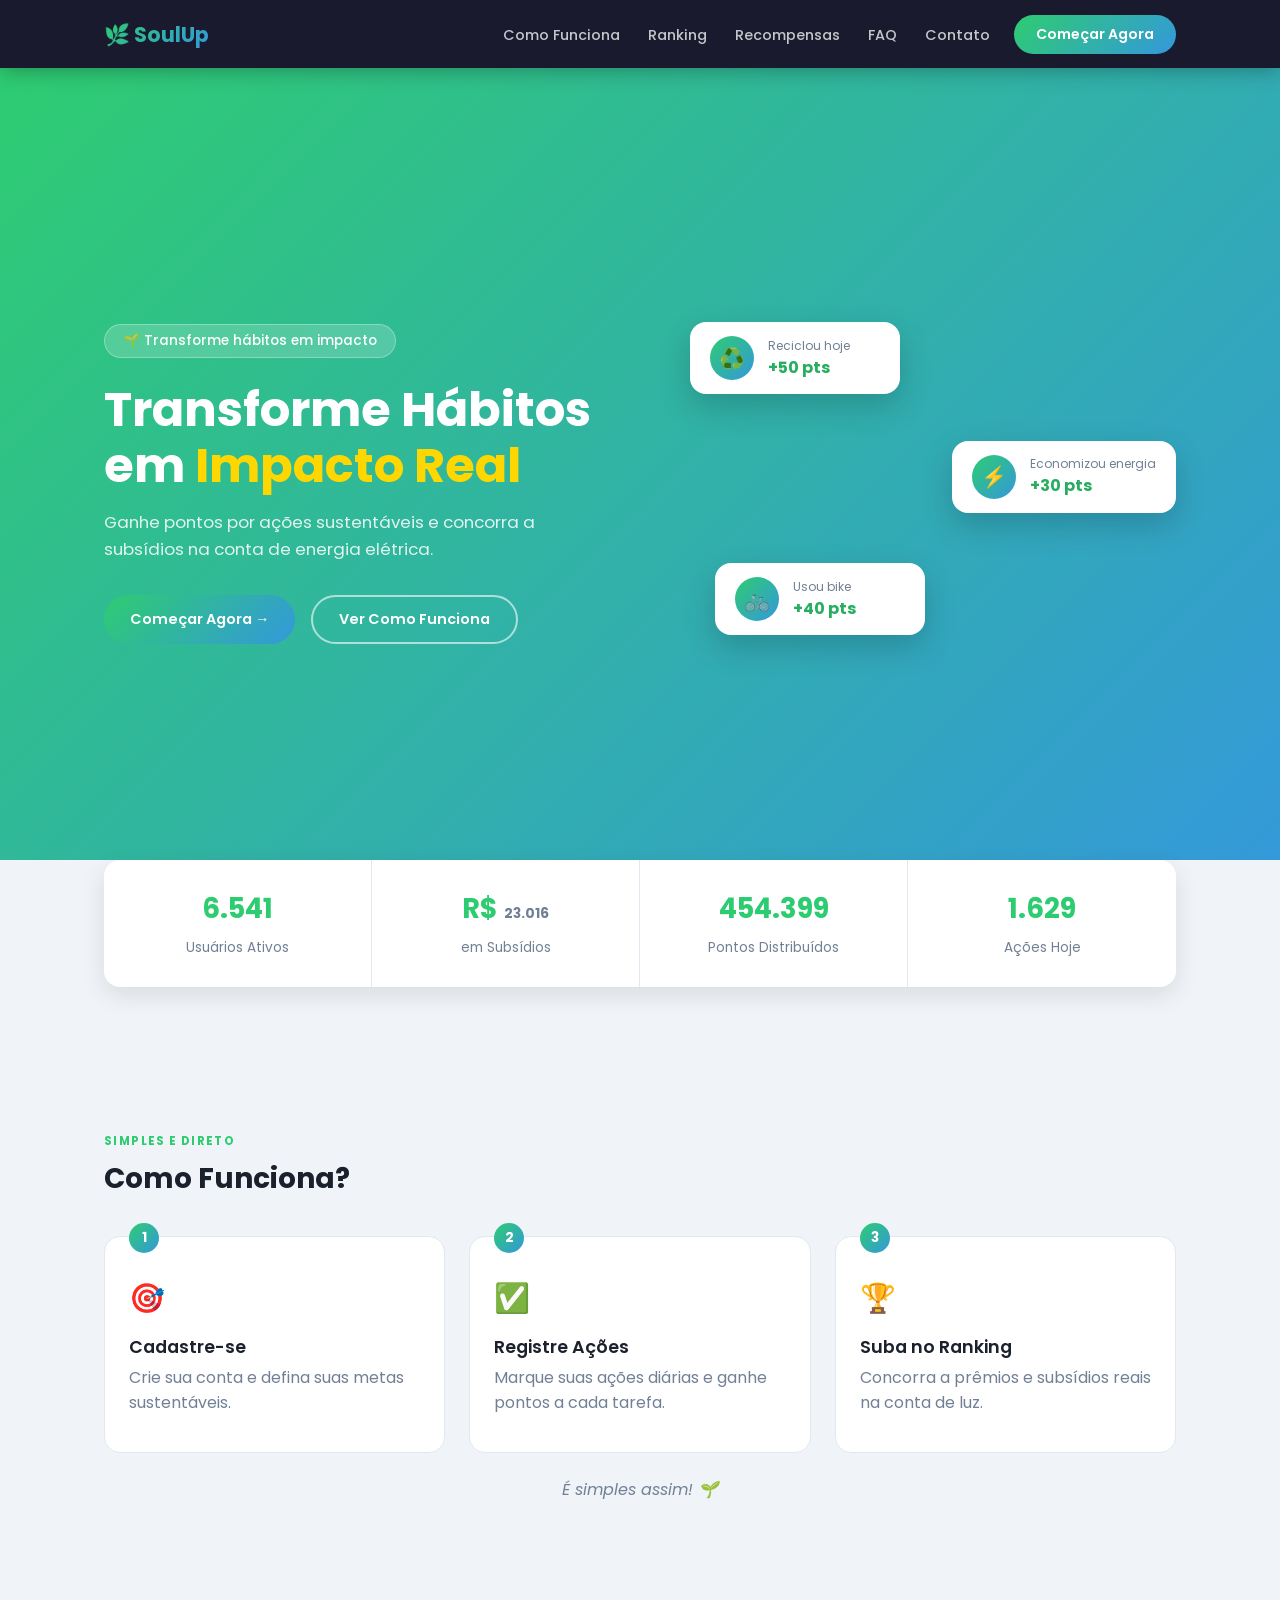
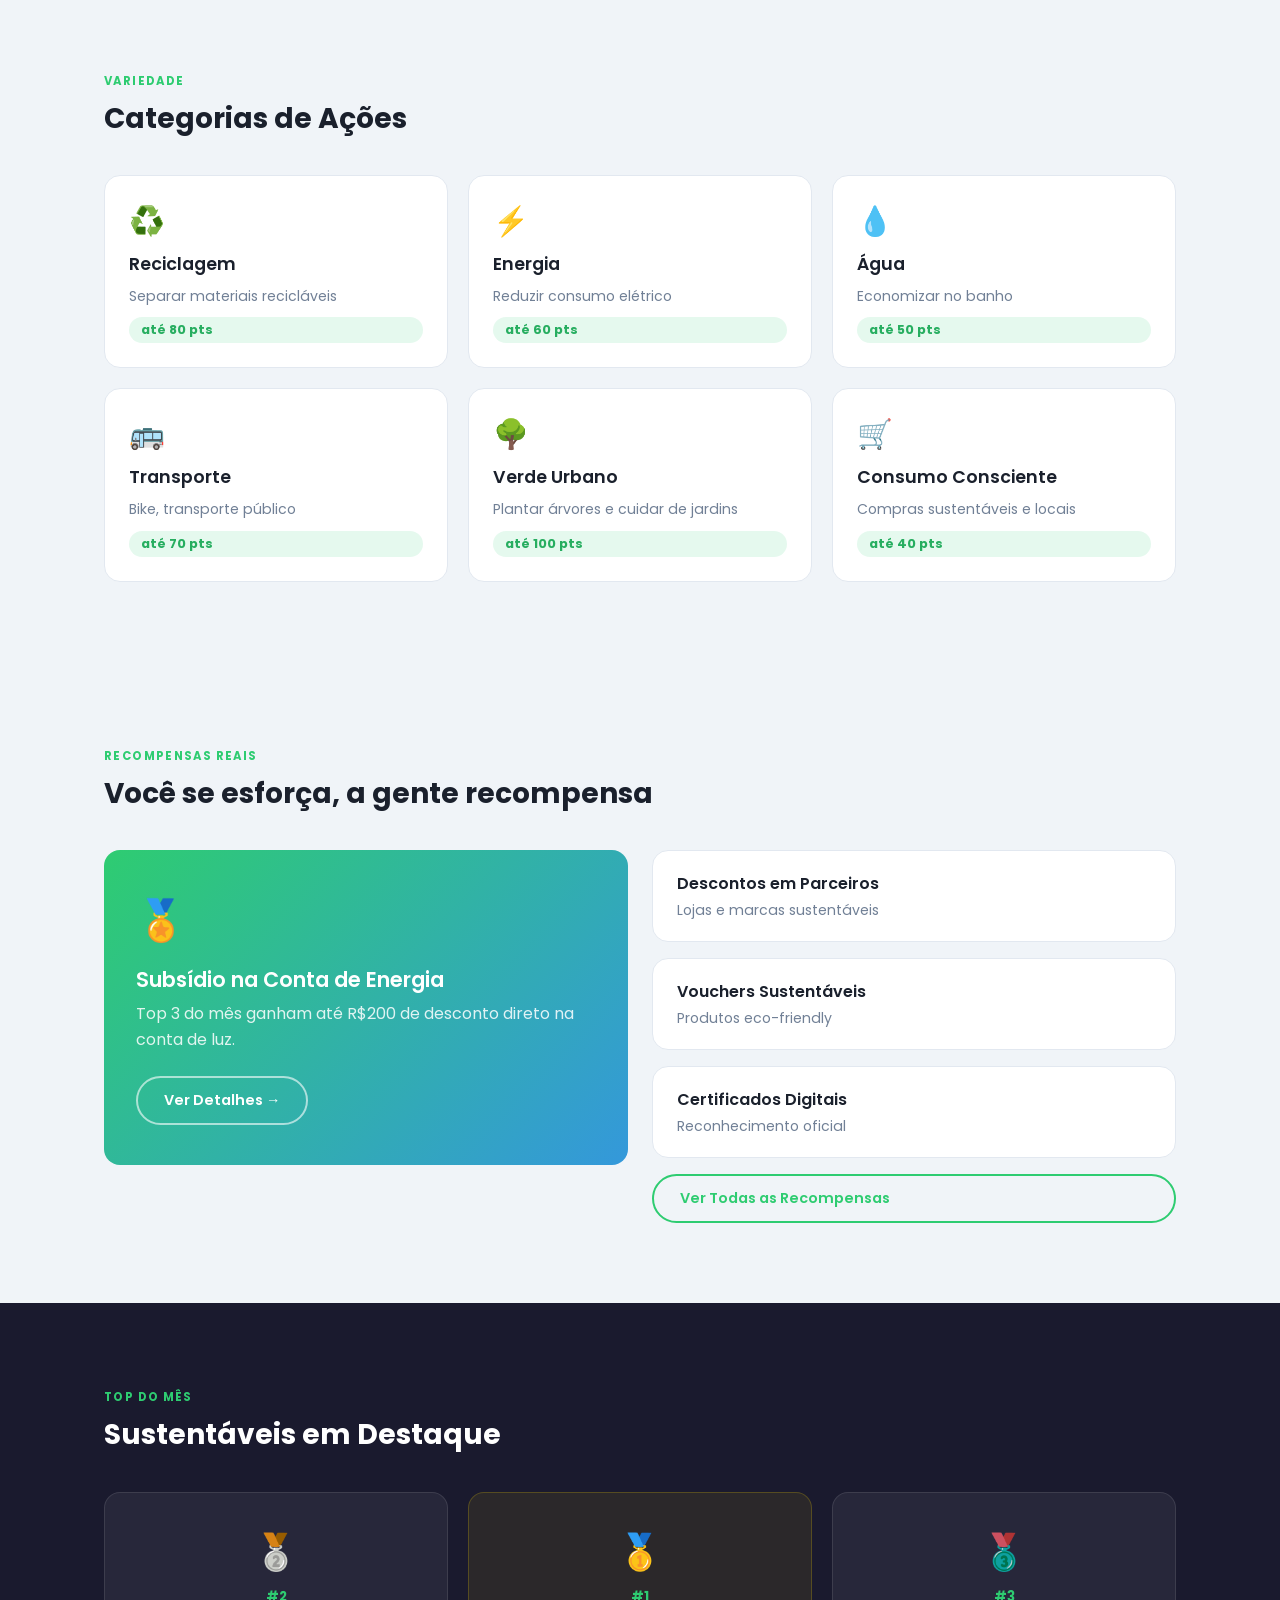
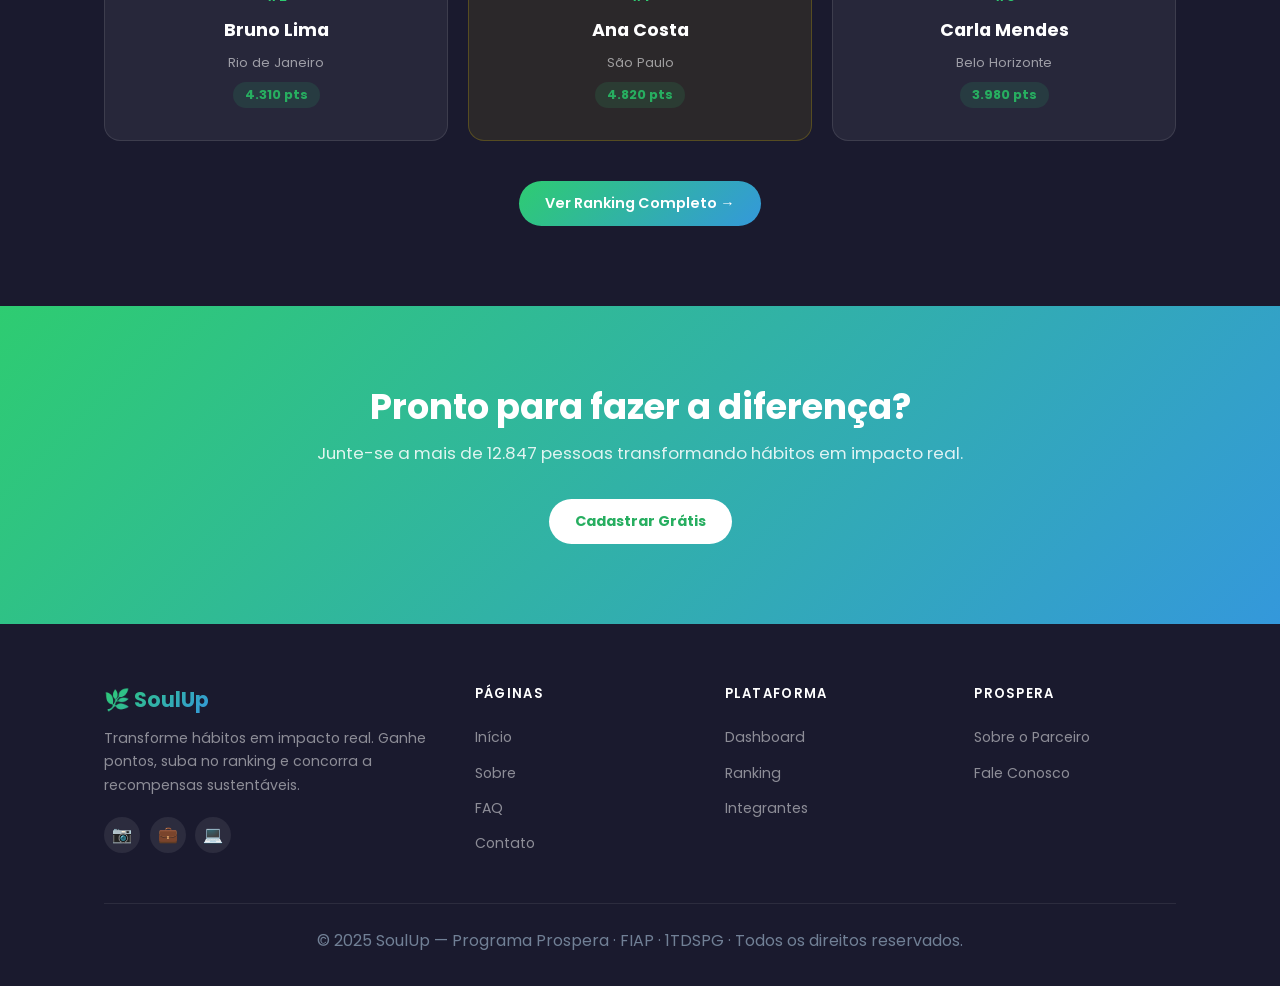
<file: index.html>
<!DOCTYPE html>
<html lang="pt-br">
<head>
  <meta charset="UTF-8">
  <meta name="viewport" content="width=device-width, initial-scale=1.0">
  <title>SoulUp — Transforme hábitos em impacto</title>
  <link rel="stylesheet" href="css/main.css">
  <link rel="stylesheet" href="css/index.css">
  <link href="https://fonts.googleapis.com/css2?family=Poppins:wght@400;500;600;700&display=swap" rel="stylesheet">
</head>
<body>

  <nav class="navbar">
    <div class="nav-container">
      <a class="nav-logo" href="#">🌿 SoulUp</a>
      <button class="nav-toggle" aria-label="Abrir menu">
        <span></span><span></span><span></span>
      </button>
      <ul class="nav-links">
        <li><a href="#como-funciona">Como Funciona</a></li>
        <li><a href="html/ranking.html">Ranking</a></li>
        <li><a href="#recompensas">Recompensas</a></li>
        <li><a href="html/faq.html">FAQ</a></li>
        <li><a href="html/contato.html">Contato</a></li>
      </ul>
      <a href="html/dashboard.html" class="nav-cta">Começar Agora</a>
    </div>
  </nav>

  <main>

    <!-- HERO -->
    <section class="hero">
      <div class="container">
        <div class="hero-inner">
          <div class="hero-content">
            <span class="hero-label">🌱 Transforme hábitos em impacto</span>
            <h1>Transforme Hábitos em <span>Impacto Real</span></h1>
            <p class="hero-desc">Ganhe pontos por ações sustentáveis e concorra a subsídios na conta de energia elétrica.</p>
            <div class="hero-btns">
              <a href="html/dashboard.html" class="btn btn-primary">Começar Agora →</a>
              <a href="#como-funciona"       class="btn btn-outline-white">Ver Como Funciona</a>
            </div>
          </div>
          <div class="hero-right">
            <div class="action-card">
              <div class="action-icon">♻️</div>
              <div><small>Reciclou hoje</small><strong>+50 pts</strong></div>
            </div>
            <div class="action-card">
              <div class="action-icon">⚡</div>
              <div><small>Economizou energia</small><strong>+30 pts</strong></div>
            </div>
            <div class="action-card">
              <div class="action-icon">🚲</div>
              <div><small>Usou bike</small><strong>+40 pts</strong></div>
            </div>
          </div>
        </div>
      </div>
    </section>

    <!-- STATS -->
    <section style="background:var(--bg); padding: 0 0 60px;">
      <div class="container">
        <div class="stats-wrap fade-in">
          <div class="stat-item">
            <strong data-count="12847">0</strong>
            <span>Usuários Ativos</span>
          </div>
          <div class="stat-item">
            <strong>R$ <span data-count="45200">0</span></strong>
            <span>em Subsídios</span>
          </div>
          <div class="stat-item">
            <strong data-count="892340">0</strong>
            <span>Pontos Distribuídos</span>
          </div>
          <div class="stat-item">
            <strong data-count="3200">0</strong>
            <span>Ações Hoje</span>
          </div>
        </div>
      </div>
    </section>

    <!-- COMO FUNCIONA -->
    <section class="section" id="como-funciona">
      <div class="container">
        <span class="section-label">SIMPLES E DIRETO</span>
        <h2 class="section-title">Como Funciona?</h2>
        <div class="steps-grid">
          <article class="step-card fade-in">
            <div class="step-num">1</div>
            <div class="icon-box">🎯</div>
            <h3>Cadastre-se</h3>
            <p>Crie sua conta e defina suas metas sustentáveis.</p>
          </article>
          <article class="step-card fade-in">
            <div class="step-num">2</div>
            <div class="icon-box">✅</div>
            <h3>Registre Ações</h3>
            <p>Marque suas ações diárias e ganhe pontos a cada tarefa.</p>
          </article>
          <article class="step-card fade-in">
            <div class="step-num">3</div>
            <div class="icon-box">🏆</div>
            <h3>Suba no Ranking</h3>
            <p>Concorra a prêmios e subsídios reais na conta de luz.</p>
          </article>
        </div>
        <p class="steps-note">É simples assim! 🌱</p>
      </div>
    </section>

    <!-- CATEGORIAS -->
    <section class="section-grey" id="categorias">
      <div class="container">
        <span class="section-label">VARIEDADE</span>
        <h2 class="section-title">Categorias de Ações</h2>
        <div class="cat-grid">
          <article class="cat-card fade-in"><div class="icon-box">♻️</div><h3>Reciclagem</h3><p>Separar materiais recicláveis</p><span class="pts-chip">até 80 pts</span></article>
          <article class="cat-card fade-in"><div class="icon-box">⚡</div><h3>Energia</h3><p>Reduzir consumo elétrico</p><span class="pts-chip">até 60 pts</span></article>
          <article class="cat-card fade-in"><div class="icon-box">💧</div><h3>Água</h3><p>Economizar no banho</p><span class="pts-chip">até 50 pts</span></article>
          <article class="cat-card fade-in"><div class="icon-box">🚌</div><h3>Transporte</h3><p>Bike, transporte público</p><span class="pts-chip">até 70 pts</span></article>
          <article class="cat-card fade-in"><div class="icon-box">🌳</div><h3>Verde Urbano</h3><p>Plantar árvores e cuidar de jardins</p><span class="pts-chip">até 100 pts</span></article>
          <article class="cat-card fade-in"><div class="icon-box">🛒</div><h3>Consumo Consciente</h3><p>Compras sustentáveis e locais</p><span class="pts-chip">até 40 pts</span></article>
        </div>
      </div>
    </section>

    <!-- RECOMPENSAS -->
    <section class="section" id="recompensas">
      <div class="container">
        <span class="section-label">RECOMPENSAS REAIS</span>
        <h2 class="section-title">Você se esforça, a gente recompensa</h2>
        <div class="rewards-grid">
          <div class="reward-main fade-in">
            <div class="r-icon">🏅</div>
            <h3>Subsídio na Conta de Energia</h3>
            <p>Top 3 do mês ganham até R$200 de desconto direto na conta de luz.</p>
            <a href="html/ranking.html" class="btn btn-outline-white">Ver Detalhes →</a>
          </div>
          <div class="rewards-side">
            <div class="reward-small fade-in"><strong>Descontos em Parceiros</strong><span>Lojas e marcas sustentáveis</span></div>
            <div class="reward-small fade-in"><strong>Vouchers Sustentáveis</strong><span>Produtos eco-friendly</span></div>
            <div class="reward-small fade-in"><strong>Certificados Digitais</strong><span>Reconhecimento oficial</span></div>
            <a href="html/ranking.html" class="btn btn-outline-green fade-in">Ver Todas as Recompensas</a>
          </div>
        </div>
      </div>
    </section>

    <!-- TOP DO MÊS -->
    <section class="section-dark">
      <div class="container">
        <span class="section-label">TOP DO MÊS</span>
        <h2 class="section-title" style="color:#fff">Sustentáveis em Destaque</h2>
        <div class="podium-grid">
          <article class="podium-card fade-in">
            <div class="crown prata">🥈</div>
            <span class="podium-pos">#2</span>
            <strong>Bruno Lima</strong>
            <small>Rio de Janeiro</small>
            <span class="pts-chip">4.310 pts</span>
          </article>
          <article class="podium-card podium-1st fade-in">
            <div class="crown ouro">🥇</div>
            <span class="podium-pos">#1</span>
            <strong>Ana Costa</strong>
            <small>São Paulo</small>
            <span class="pts-chip">4.820 pts</span>
          </article>
          <article class="podium-card fade-in">
            <div class="crown bronze">🥉</div>
            <span class="podium-pos">#3</span>
            <strong>Carla Mendes</strong>
            <small>Belo Horizonte</small>
            <span class="pts-chip">3.980 pts</span>
          </article>
        </div>
        <div style="text-align:center;margin-top:2.5rem">
          <a href="html/ranking.html" class="btn btn-primary">Ver Ranking Completo →</a>
        </div>
      </div>
    </section>

    <!-- CTA FINAL -->
    <section class="cta-final">
      <div class="container">
        <h2>Pronto para fazer a diferença?</h2>
        <p>Junte-se a mais de 12.847 pessoas transformando hábitos em impacto real.</p>
        <a href="html/dashboard.html" class="btn btn-white">Cadastrar Grátis</a>
      </div>
    </section>

  </main>

  <footer>
    <div class="footer-container">
      <div class="footer-top">
        <div class="footer-brand">
          <span class="footer-logo">🌿 SoulUp</span>
          <p>Transforme hábitos em impacto real. Ganhe pontos, suba no ranking e concorra a recompensas sustentáveis.</p>
          <div class="footer-social">
            <a href="#" aria-label="Instagram">📷</a>
            <a href="#" aria-label="LinkedIn">💼</a>
            <a href="https://github.com/LuigiT2703" target="_blank" aria-label="GitHub">💻</a>
          </div>
        </div>
        <div class="footer-col">
          <h4>Páginas</h4>
          <ul>
            <li><a href="#">Início</a></li>
            <li><a href="html/sobre.html">Sobre</a></li>
            <li><a href="html/faq.html">FAQ</a></li>
            <li><a href="html/contato.html">Contato</a></li>
          </ul>
        </div>
        <div class="footer-col">
          <h4>Plataforma</h4>
          <ul>
            <li><a href="html/dashboard.html">Dashboard</a></li>
            <li><a href="html/ranking.html">Ranking</a></li>
            <li><a href="html/integrantes.html">Integrantes</a></li>
          </ul>
        </div>
        <div class="footer-col">
          <h4>Prospera</h4>
          <ul>
            <li><a href="html/sobre.html">Sobre o Parceiro</a></li>
            <li><a href="html/contato.html">Fale Conosco</a></li>
          </ul>
        </div>
      </div>
      <div class="footer-bottom">
        <p>© 2025 SoulUp — Programa Prospera · FIAP · 1TDSPG · Todos os direitos reservados.</p>
      </div>
    </div>
  </footer>

  <script src="js/main.js"></script>
</body>
</html>
</file>
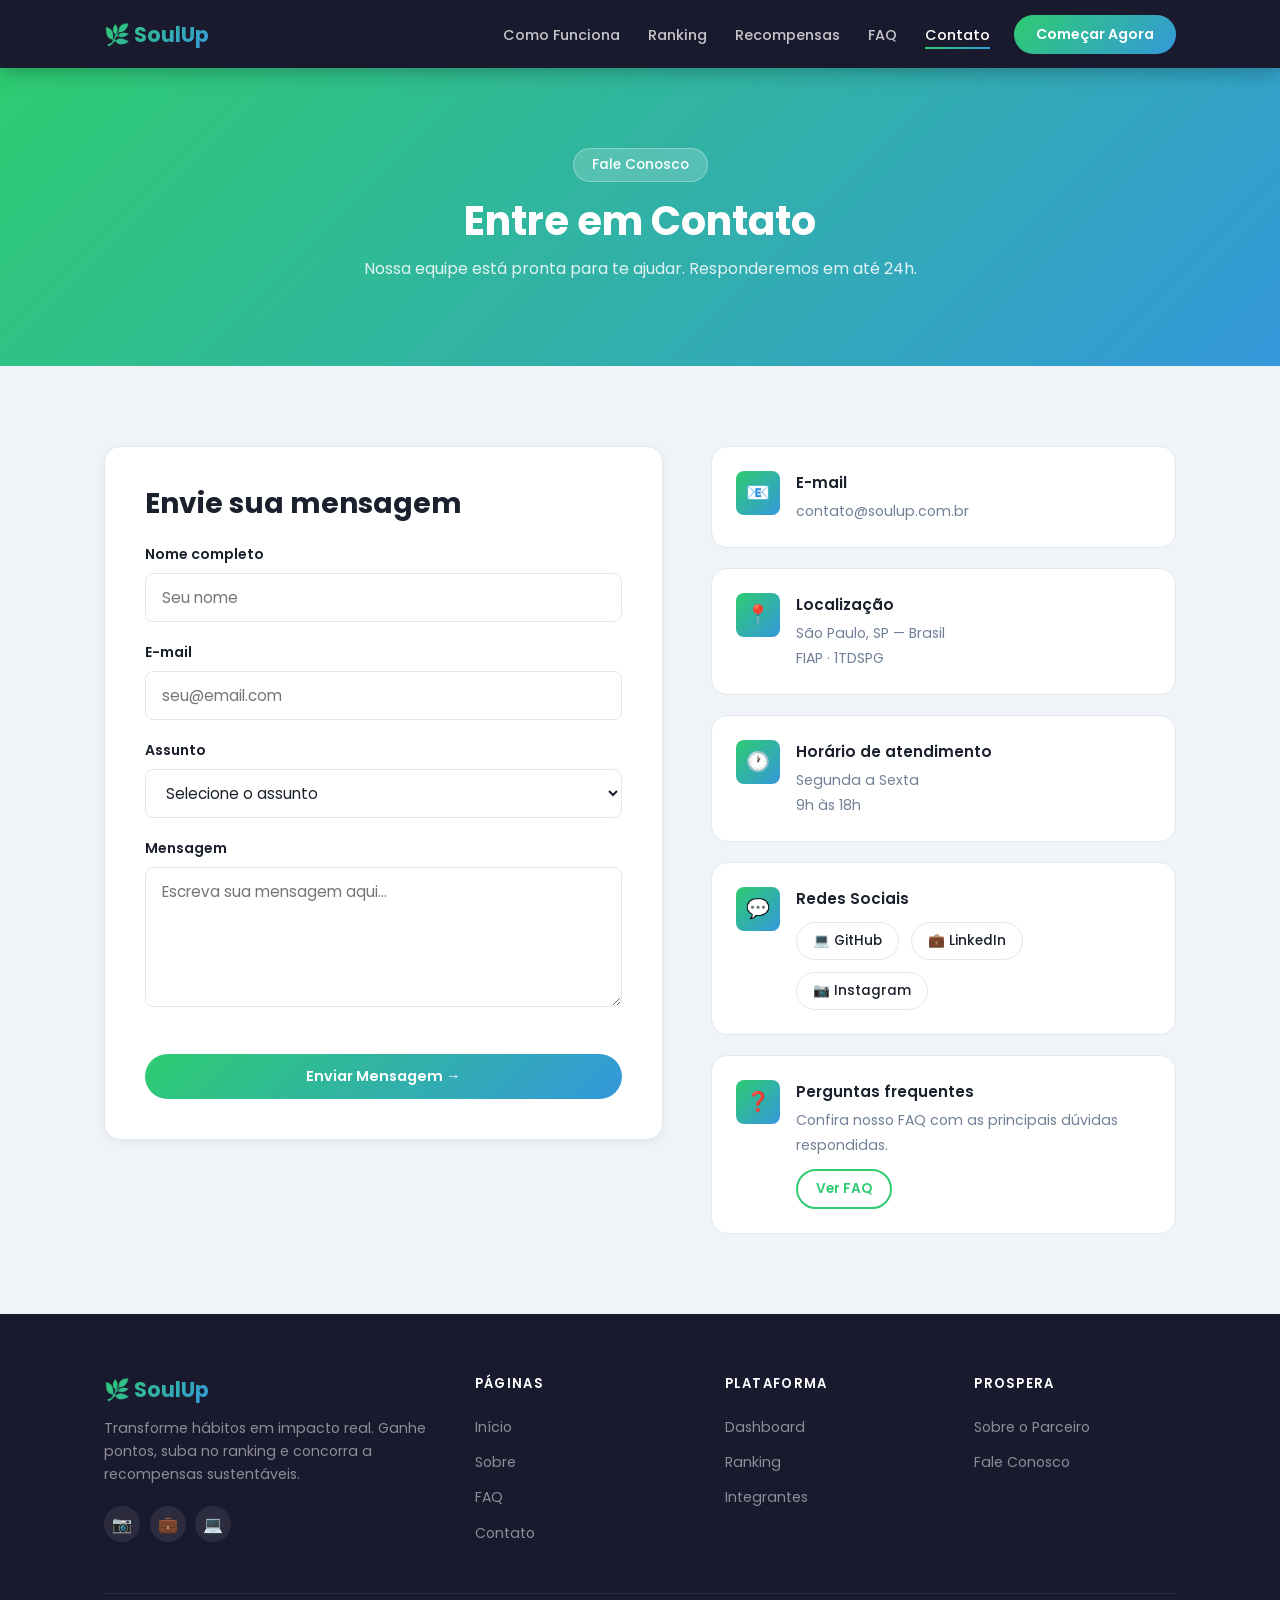
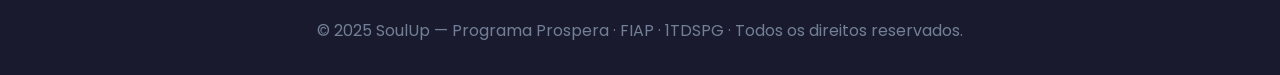
<file: html/contato.html>
<!DOCTYPE html>
<html lang="pt-br">
<head>
  <meta charset="UTF-8">
  <meta name="viewport" content="width=device-width, initial-scale=1.0">
  <title>Contato — SoulUp</title>
  <link rel="stylesheet" href="../css/main.css">
  <link rel="stylesheet" href="../css/contato.css">
  <link href="https://fonts.googleapis.com/css2?family=Poppins:wght@400;500;600;700&display=swap" rel="stylesheet">
</head>
<body>

  <nav class="navbar">
    <div class="nav-container">
      <a class="nav-logo" href="../index.html">🌿 SoulUp</a>
      <button class="nav-toggle" aria-label="Abrir menu">
        <span></span><span></span><span></span>
      </button>
      <ul class="nav-links">
        <li><a href="../index.html#como-funciona">Como Funciona</a></li>
        <li><a href="ranking.html">Ranking</a></li>
        <li><a href="../index.html#recompensas">Recompensas</a></li>
        <li><a href="faq.html">FAQ</a></li>
        <li><a href="contato.html" class="ativo">Contato</a></li>
      </ul>
      <a href="dashboard.html" class="nav-cta">Começar Agora</a>
    </div>
  </nav>

  <header class="contato-hero">
    <span class="chip">Fale Conosco</span>
    <h1>Entre em Contato</h1>
    <p>Nossa equipe está pronta para te ajudar. Responderemos em até 24h.</p>
  </header>

  <main class="section">
    <div class="container">
      <div class="contato-grid">

        <div class="form-card fade-in">
          <h2>Envie sua mensagem</h2>
          <form class="contato-form" novalidate>
            <div class="form-grupo">
              <label for="nome">Nome completo</label>
              <input type="text" id="nome" name="nome" placeholder="Seu nome" required>
            </div>
            <div class="form-grupo">
              <label for="email">E-mail</label>
              <input type="email" id="email" name="email" placeholder="seu@email.com" required>
            </div>
            <div class="form-grupo">
              <label for="assunto">Assunto</label>
              <select id="assunto" name="assunto">
                <option value="">Selecione o assunto</option>
                <option value="sugestao">Sugestão</option>
                <option value="problema">Problema técnico</option>
                <option value="parcerias">Parcerias</option>
                <option value="duvidas">Dúvidas</option>
                <option value="outro">Outro</option>
              </select>
            </div>
            <div class="form-grupo">
              <label for="mensagem">Mensagem</label>
              <textarea id="mensagem" name="mensagem" placeholder="Escreva sua mensagem aqui..." required></textarea>
            </div>
            <p class="form-aviso"></p>
            <button type="submit" class="btn btn-primary" style="width:100%;justify-content:center">Enviar Mensagem →</button>
          </form>
        </div>

        <div class="info-card">
          <div class="info-item fade-in">
            <div class="info-icon">📧</div>
            <div>
              <strong>E-mail</strong>
              <span>contato@soulup.com.br</span>
            </div>
          </div>
          <div class="info-item fade-in">
            <div class="info-icon">📍</div>
            <div>
              <strong>Localização</strong>
              <span>São Paulo, SP — Brasil<br>FIAP · 1TDSPG</span>
            </div>
          </div>
          <div class="info-item fade-in">
            <div class="info-icon">🕐</div>
            <div>
              <strong>Horário de atendimento</strong>
              <span>Segunda a Sexta<br>9h às 18h</span>
            </div>
          </div>
          <div class="info-item fade-in">
            <div class="info-icon">💬</div>
            <div>
              <strong>Redes Sociais</strong>
              <div class="social-links" style="margin-top:.75rem">
                <a href="https://github.com/LuigiT2703" target="_blank" class="social-link">💻 GitHub</a>
                <a href="#" class="social-link">💼 LinkedIn</a>
                <a href="#" class="social-link">📷 Instagram</a>
              </div>
            </div>
          </div>
          <div class="info-item fade-in">
            <div class="info-icon">❓</div>
            <div>
              <strong>Perguntas frequentes</strong>
              <span>Confira nosso FAQ com as principais dúvidas respondidas.</span>
              <br>
              <a href="faq.html" class="btn btn-outline-green" style="margin-top:.75rem;padding:8px 18px;font-size:.85rem">Ver FAQ</a>
            </div>
          </div>
        </div>

      </div>
    </div>
  </main>

  <footer>
    <div class="footer-container">
      <div class="footer-top">
        <div class="footer-brand">
          <span class="footer-logo">🌿 SoulUp</span>
          <p>Transforme hábitos em impacto real. Ganhe pontos, suba no ranking e concorra a recompensas sustentáveis.</p>
          <div class="footer-social">
            <a href="#" aria-label="Instagram">📷</a>
            <a href="#" aria-label="LinkedIn">💼</a>
            <a href="https://github.com/LuigiT2703" target="_blank" aria-label="GitHub">💻</a>
          </div>
        </div>
        <div class="footer-col">
          <h4>Páginas</h4>
          <ul>
            <li><a href="../index.html">Início</a></li>
            <li><a href="sobre.html">Sobre</a></li>
            <li><a href="faq.html">FAQ</a></li>
            <li><a href="contato.html">Contato</a></li>
          </ul>
        </div>
        <div class="footer-col">
          <h4>Plataforma</h4>
          <ul>
            <li><a href="dashboard.html">Dashboard</a></li>
            <li><a href="ranking.html">Ranking</a></li>
            <li><a href="integrantes.html">Integrantes</a></li>
          </ul>
        </div>
        <div class="footer-col">
          <h4>Prospera</h4>
          <ul>
            <li><a href="sobre.html">Sobre o Parceiro</a></li>
            <li><a href="contato.html">Fale Conosco</a></li>
          </ul>
        </div>
      </div>
      <div class="footer-bottom">
        <p>© 2025 SoulUp — Programa Prospera · FIAP · 1TDSPG · Todos os direitos reservados.</p>
      </div>
    </div>
  </footer>

  <script src="../js/main.js"></script>
</body>
</html>
</file>
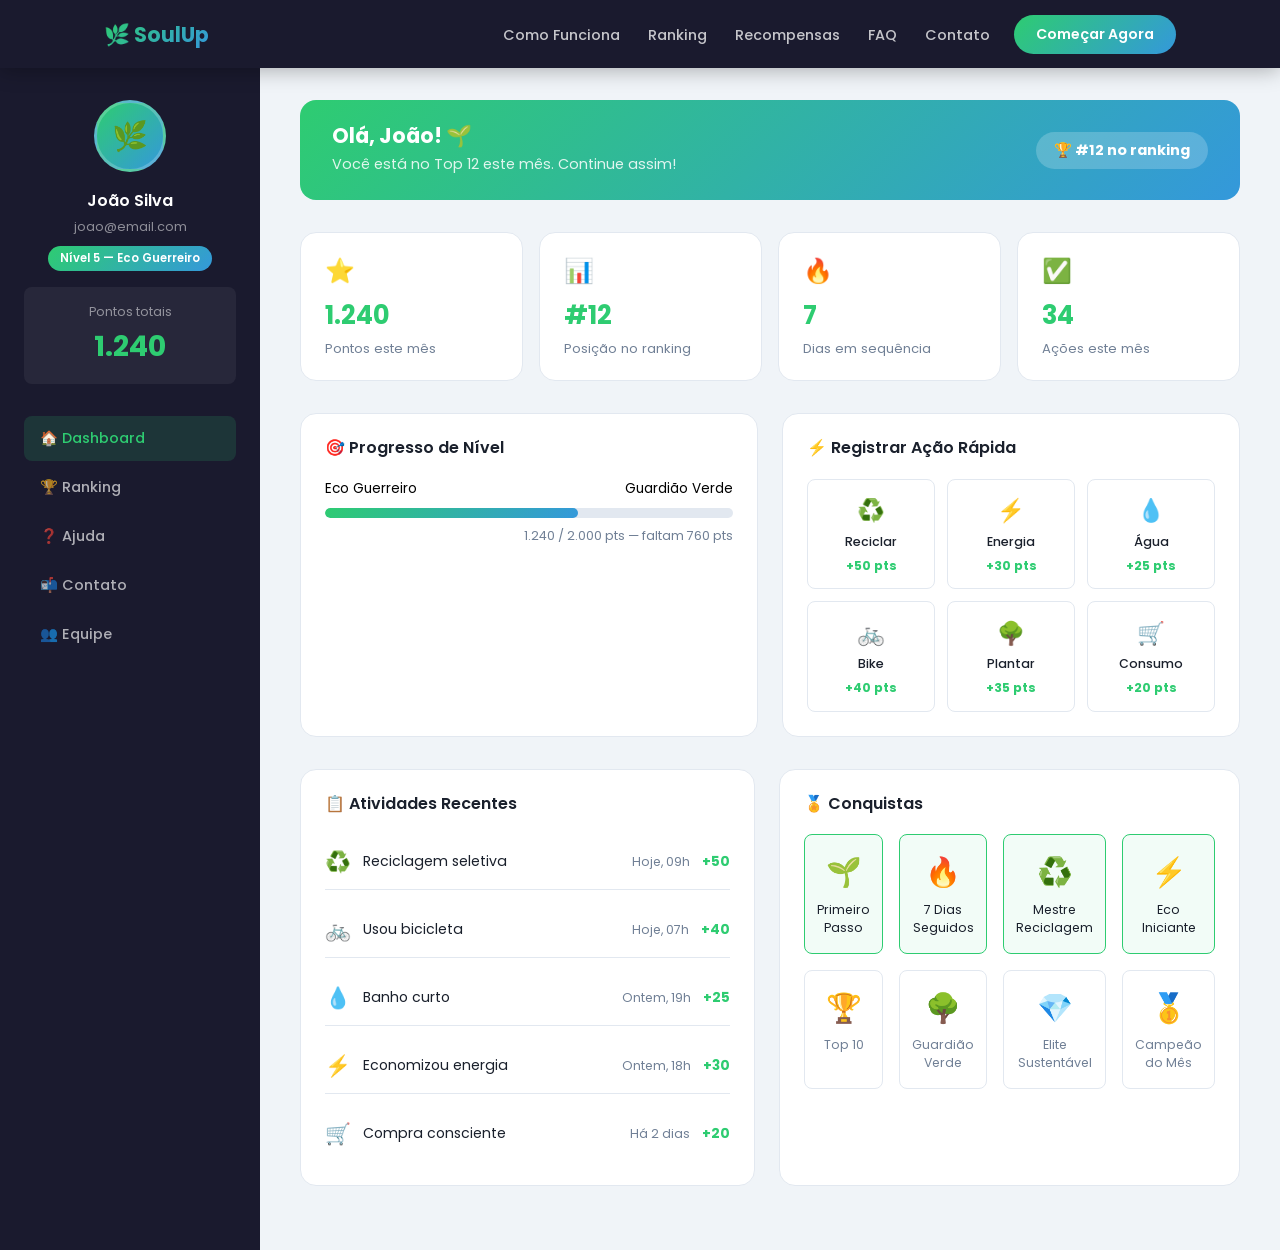
<file: html/dashboard.html>
<!DOCTYPE html>
<html lang="pt-br">
<head>
  <meta charset="UTF-8">
  <meta name="viewport" content="width=device-width, initial-scale=1.0">
  <title>Dashboard — SoulUp</title>
  <link rel="stylesheet" href="../css/main.css">
  <link rel="stylesheet" href="../css/dashboard.css">
  <link href="https://fonts.googleapis.com/css2?family=Poppins:wght@400;500;600;700&display=swap" rel="stylesheet">
</head>
<body>

  <nav class="navbar">
    <div class="nav-container">
      <a class="nav-logo" href="../index.html">🌿 SoulUp</a>
      <button class="nav-toggle" aria-label="Abrir menu">
        <span></span><span></span><span></span>
      </button>
      <ul class="nav-links">
        <li><a href="../index.html#como-funciona">Como Funciona</a></li>
        <li><a href="ranking.html">Ranking</a></li>
        <li><a href="../index.html#recompensas">Recompensas</a></li>
        <li><a href="faq.html">FAQ</a></li>
        <li><a href="contato.html">Contato</a></li>
      </ul>
      <a href="dashboard.html" class="nav-cta">Começar Agora</a>
    </div>
  </nav>

  <div class="dash-layout">

    <!-- SIDEBAR -->
    <aside class="sidebar">
      <div class="sidebar-perfil">
        <div class="avatar">🌿</div>
        <strong>João Silva</strong>
        <small>joao@email.com</small>
        <div class="nivel-badge">Nível 5 — Eco Guerreiro</div>
        <div class="pontos-total">
          <span>Pontos totais</span>
          <strong class="dash-total-pts">1.240</strong>
        </div>
      </div>
      <nav class="sidebar-nav">
        <a href="dashboard.html" class="ativo">🏠 Dashboard</a>
        <a href="ranking.html">🏆 Ranking</a>
        <a href="faq.html">❓ Ajuda</a>
        <a href="contato.html">📬 Contato</a>
        <a href="integrantes.html">👥 Equipe</a>
      </nav>
    </aside>

    <!-- MAIN -->
    <main class="dash-main">

      <div class="dash-welcome fade-in">
        <div>
          <h2>Olá, João! 🌱</h2>
          <p>Você está no Top 12 este mês. Continue assim!</p>
        </div>
        <div class="pos-badge">🏆 #12 no ranking</div>
      </div>

      <!-- Stats -->
      <div class="dash-stats">
        <div class="dash-stat fade-in">
          <div class="stat-icon">⭐</div>
          <strong class="dash-total-pts">1.240</strong>
          <span>Pontos este mês</span>
        </div>
        <div class="dash-stat fade-in">
          <div class="stat-icon">📊</div>
          <strong>#12</strong>
          <span>Posição no ranking</span>
        </div>
        <div class="dash-stat fade-in">
          <div class="stat-icon">🔥</div>
          <strong>7</strong>
          <span>Dias em sequência</span>
        </div>
        <div class="dash-stat fade-in">
          <div class="stat-icon">✅</div>
          <strong>34</strong>
          <span>Ações este mês</span>
        </div>
      </div>

      <div class="dash-row">

        <!-- Nível -->
        <div class="dash-card fade-in">
          <h3>🎯 Progresso de Nível</h3>
          <div class="level-info">
            <span>Eco Guerreiro</span>
            <span>Guardião Verde</span>
          </div>
          <div class="level-bar"><div class="level-fill"></div></div>
          <p class="level-pts">1.240 / 2.000 pts — faltam 760 pts</p>
        </div>

        <!-- Registrar ação -->
        <div class="dash-card fade-in">
          <h3>⚡ Registrar Ação Rápida</h3>
          <div class="acoes-grid">
            <button class="acao-btn" data-pts="50" data-nome="♻️ Reciclar">
              <span class="a-icon">♻️</span>Reciclar<span class="a-pts">+50 pts</span>
            </button>
            <button class="acao-btn" data-pts="30" data-nome="⚡ Energia">
              <span class="a-icon">⚡</span>Energia<span class="a-pts">+30 pts</span>
            </button>
            <button class="acao-btn" data-pts="25" data-nome="💧 Água">
              <span class="a-icon">💧</span>Água<span class="a-pts">+25 pts</span>
            </button>
            <button class="acao-btn" data-pts="40" data-nome="🚲 Bike">
              <span class="a-icon">🚲</span>Bike<span class="a-pts">+40 pts</span>
            </button>
            <button class="acao-btn" data-pts="35" data-nome="🌳 Plantar">
              <span class="a-icon">🌳</span>Plantar<span class="a-pts">+35 pts</span>
            </button>
            <button class="acao-btn" data-pts="20" data-nome="🛒 Consumo">
              <span class="a-icon">🛒</span>Consumo<span class="a-pts">+20 pts</span>
            </button>
          </div>
        </div>

      </div>

      <div class="dash-row">

        <!-- Feed de atividades -->
        <div class="dash-card fade-in">
          <h3>📋 Atividades Recentes</h3>
          <div class="feed-lista">
            <div class="feed-item"><span class="feed-icon">♻️</span><span class="f-desc">Reciclagem seletiva</span><span class="f-time">Hoje, 09h</span><span class="f-pts">+50</span></div>
            <div class="feed-item"><span class="feed-icon">🚲</span><span class="f-desc">Usou bicicleta</span><span class="f-time">Hoje, 07h</span><span class="f-pts">+40</span></div>
            <div class="feed-item"><span class="feed-icon">💧</span><span class="f-desc">Banho curto</span><span class="f-time">Ontem, 19h</span><span class="f-pts">+25</span></div>
            <div class="feed-item"><span class="feed-icon">⚡</span><span class="f-desc">Economizou energia</span><span class="f-time">Ontem, 18h</span><span class="f-pts">+30</span></div>
            <div class="feed-item"><span class="feed-icon">🛒</span><span class="f-desc">Compra consciente</span><span class="f-time">Há 2 dias</span><span class="f-pts">+20</span></div>
          </div>
        </div>

        <!-- Badges -->
        <div class="dash-card fade-in">
          <h3>🏅 Conquistas</h3>
          <div class="badges-grid">
            <div class="badge-item desbloqueado"><span class="b-icon">🌱</span>Primeiro Passo</div>
            <div class="badge-item desbloqueado"><span class="b-icon">🔥</span>7 Dias Seguidos</div>
            <div class="badge-item desbloqueado"><span class="b-icon">♻️</span>Mestre Reciclagem</div>
            <div class="badge-item desbloqueado"><span class="b-icon">⚡</span>Eco Iniciante</div>
            <div class="badge-item"><span class="b-icon">🏆</span>Top 10</div>
            <div class="badge-item"><span class="b-icon">🌳</span>Guardião Verde</div>
            <div class="badge-item"><span class="b-icon">💎</span>Elite Sustentável</div>
            <div class="badge-item"><span class="b-icon">🥇</span>Campeão do Mês</div>
          </div>
        </div>

      </div>

    </main>
  </div>

  <script src="../js/main.js"></script>
</body>
</html>
</file>
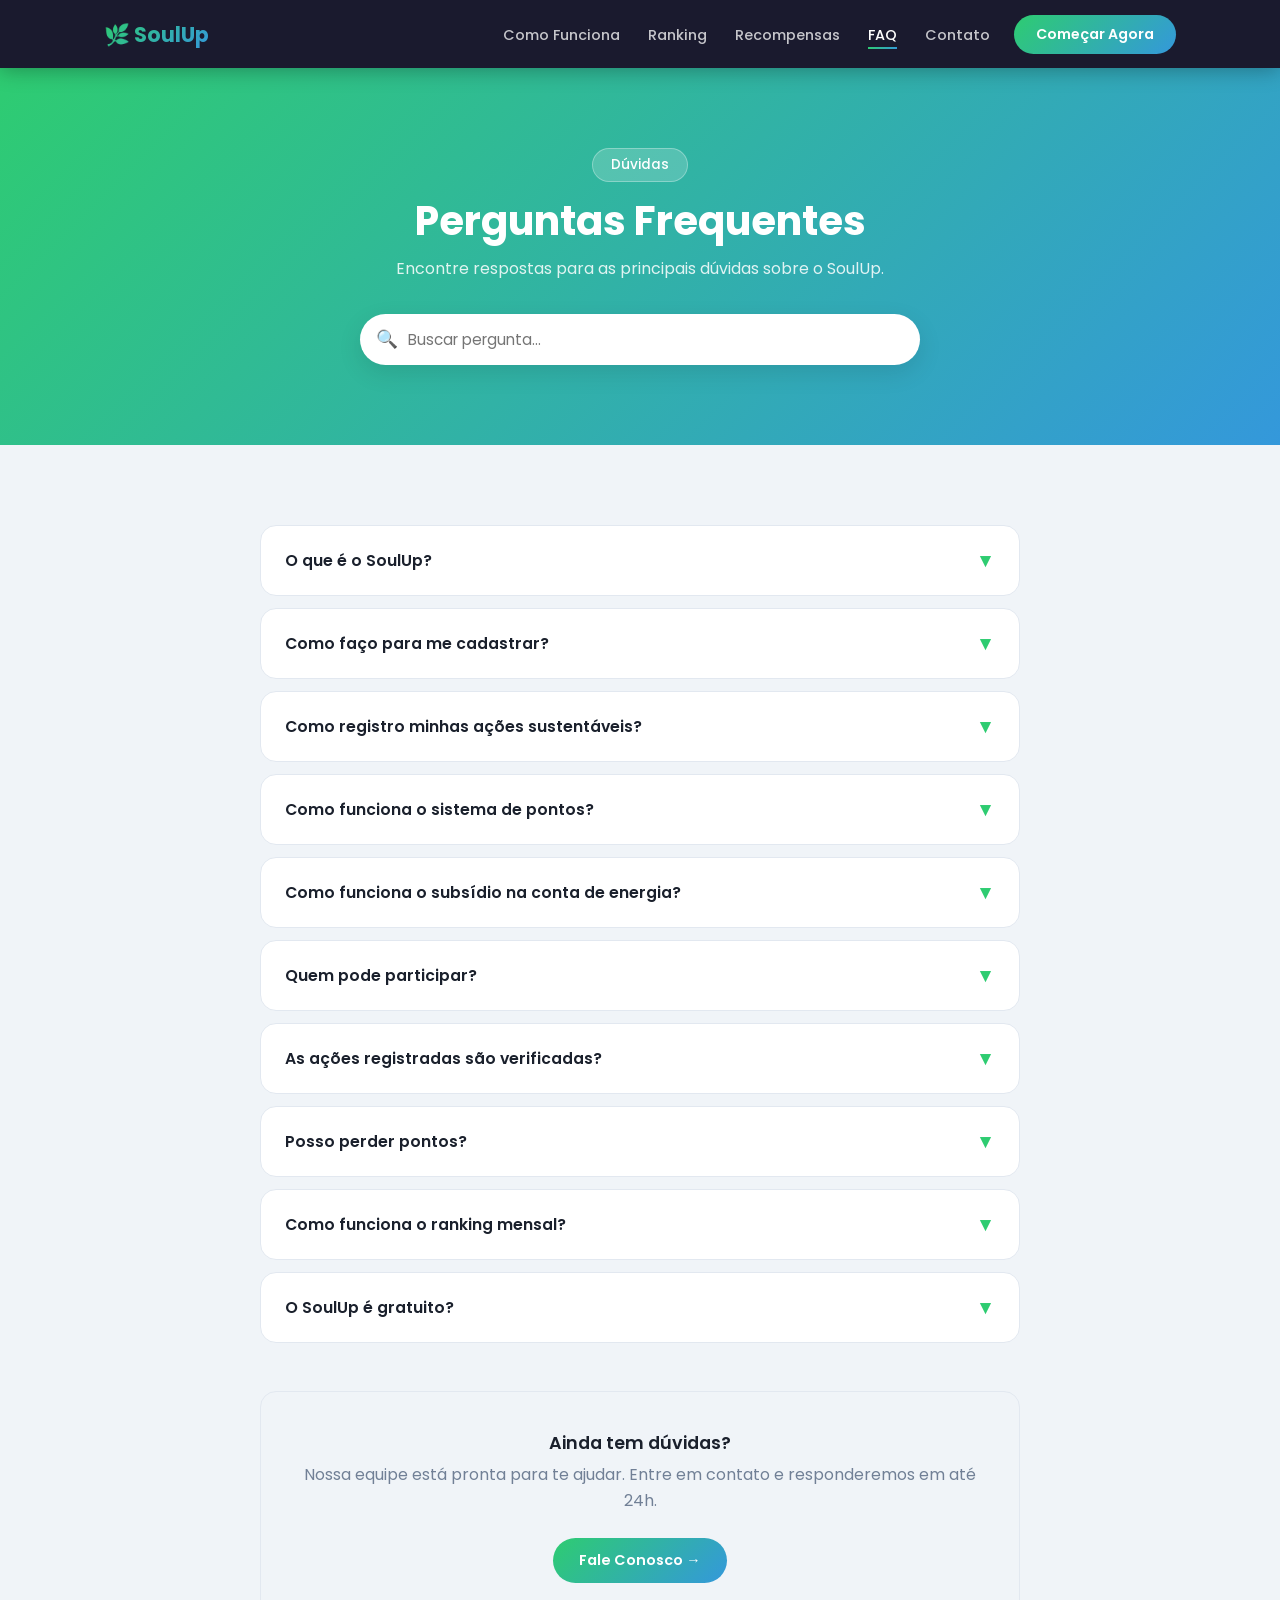
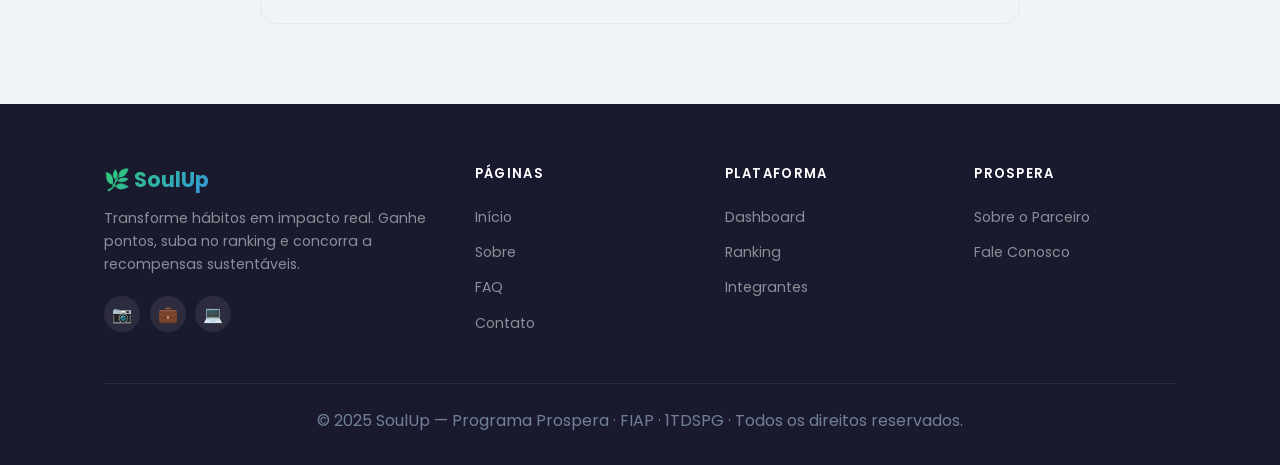
<file: html/faq.html>
<!DOCTYPE html>
<html lang="pt-br">
<head>
  <meta charset="UTF-8">
  <meta name="viewport" content="width=device-width, initial-scale=1.0">
  <title>FAQ — SoulUp</title>
  <link rel="stylesheet" href="../css/main.css">
  <link rel="stylesheet" href="../css/faq.css">
  <link href="https://fonts.googleapis.com/css2?family=Poppins:wght@400;500;600;700&display=swap" rel="stylesheet">
</head>
<body>

  <nav class="navbar">
    <div class="nav-container">
      <a class="nav-logo" href="../index.html">🌿 SoulUp</a>
      <button class="nav-toggle" aria-label="Abrir menu">
        <span></span><span></span><span></span>
      </button>
      <ul class="nav-links">
        <li><a href="../index.html#como-funciona">Como Funciona</a></li>
        <li><a href="ranking.html">Ranking</a></li>
        <li><a href="../index.html#recompensas">Recompensas</a></li>
        <li><a href="faq.html" class="ativo">FAQ</a></li>
        <li><a href="contato.html">Contato</a></li>
      </ul>
      <a href="dashboard.html" class="nav-cta">Começar Agora</a>
    </div>
  </nav>

  <header class="faq-hero">
    <span class="chip">Dúvidas</span>
    <h1>Perguntas Frequentes</h1>
    <p>Encontre respostas para as principais dúvidas sobre o SoulUp.</p>
    <div class="faq-busca">
      <span class="busca-icon">🔍</span>
      <input type="text" id="buscaFaq" placeholder="Buscar pergunta..." aria-label="Buscar pergunta">
    </div>
  </header>

  <main class="section">
    <div class="container">
      <div class="faq-lista" id="faqLista">

        <div class="faq-item fade-in">
          <button class="faq-pergunta">O que é o SoulUp? <span class="faq-chevron">▼</span></button>
          <div class="faq-resposta"><p>O SoulUp é uma plataforma de gamificação sustentável onde você registra ações ecológicas do dia a dia, acumula pontos e compete em rankings mensais para ganhar recompensas reais — incluindo subsídios na conta de energia elétrica.</p></div>
        </div>

        <div class="faq-item fade-in">
          <button class="faq-pergunta">Como faço para me cadastrar? <span class="faq-chevron">▼</span></button>
          <div class="faq-resposta"><p>Basta clicar em "Começar Agora" em qualquer página do site, preencher seus dados básicos (nome, e-mail e senha) e pronto! O cadastro é gratuito e leva menos de 2 minutos.</p></div>
        </div>

        <div class="faq-item fade-in">
          <button class="faq-pergunta">Como registro minhas ações sustentáveis? <span class="faq-chevron">▼</span></button>
          <div class="faq-resposta"><p>No seu Dashboard, há uma seção de "Registro Rápido" com botões para cada categoria de ação (reciclagem, energia, água, transporte, etc.). Basta clicar na ação realizada e os pontos são adicionados automaticamente.</p></div>
        </div>

        <div class="faq-item fade-in">
          <button class="faq-pergunta">Como funciona o sistema de pontos? <span class="faq-chevron">▼</span></button>
          <div class="faq-resposta"><p>Cada categoria de ação tem uma pontuação associada: reciclagem (até 80 pts), energia (até 60 pts), água (até 50 pts), transporte (até 70 pts), verde urbano (até 100 pts) e consumo consciente (até 40 pts). Os pontos acumulam mensalmente.</p></div>
        </div>

        <div class="faq-item fade-in">
          <button class="faq-pergunta">Como funciona o subsídio na conta de energia? <span class="faq-chevron">▼</span></button>
          <div class="faq-resposta"><p>Ao final de cada mês, o ranking é fechado e os 3 primeiros colocados recebem: 1º lugar R$200, 2º lugar R$100 e 3º lugar R$50 de desconto direto na conta de energia, em parceria com o Programa Prospera.</p></div>
        </div>

        <div class="faq-item fade-in">
          <button class="faq-pergunta">Quem pode participar? <span class="faq-chevron">▼</span></button>
          <div class="faq-resposta"><p>Qualquer pessoa com acesso à internet pode participar. A plataforma é aberta a todos os cidadãos brasileiros que queiram adotar hábitos mais sustentáveis e concorrer às recompensas.</p></div>
        </div>

        <div class="faq-item fade-in">
          <button class="faq-pergunta">As ações registradas são verificadas? <span class="faq-chevron">▼</span></button>
          <div class="faq-resposta"><p>Atualmente o sistema funciona com base na honestidade dos usuários. Estamos desenvolvendo um sistema de verificação por fotos e geolocalização para futuras versões da plataforma.</p></div>
        </div>

        <div class="faq-item fade-in">
          <button class="faq-pergunta">Posso perder pontos? <span class="faq-chevron">▼</span></button>
          <div class="faq-resposta"><p>Não — pontos nunca são removidos. Porém, o ranking mensal é zerado a cada novo mês, então todos começam do zero nas competições mensais. Seus pontos totais acumulados no perfil são permanentes.</p></div>
        </div>

        <div class="faq-item fade-in">
          <button class="faq-pergunta">Como funciona o ranking mensal? <span class="faq-chevron">▼</span></button>
          <div class="faq-resposta"><p>O ranking mensal contabiliza os pontos acumulados durante o mês corrente. No último dia do mês é realizado o fechamento, os vencedores são anunciados e o ranking é reiniciado para o próximo período.</p></div>
        </div>

        <div class="faq-item fade-in">
          <button class="faq-pergunta">O SoulUp é gratuito? <span class="faq-chevron">▼</span></button>
          <div class="faq-resposta"><p>Sim! O SoulUp é 100% gratuito para todos os usuários. Nossa missão é democratizar a sustentabilidade e torná-la acessível para todos, sem nenhum custo.</p></div>
        </div>

      </div>

      <div class="faq-cta fade-in">
        <h3>Ainda tem dúvidas?</h3>
        <p>Nossa equipe está pronta para te ajudar. Entre em contato e responderemos em até 24h.</p>
        <a href="contato.html" class="btn btn-primary">Fale Conosco →</a>
      </div>
    </div>
  </main>

  <footer>
    <div class="footer-container">
      <div class="footer-top">
        <div class="footer-brand">
          <span class="footer-logo">🌿 SoulUp</span>
          <p>Transforme hábitos em impacto real. Ganhe pontos, suba no ranking e concorra a recompensas sustentáveis.</p>
          <div class="footer-social">
            <a href="#" aria-label="Instagram">📷</a>
            <a href="#" aria-label="LinkedIn">💼</a>
            <a href="https://github.com/LuigiT2703" target="_blank" aria-label="GitHub">💻</a>
          </div>
        </div>
        <div class="footer-col">
          <h4>Páginas</h4>
          <ul>
            <li><a href="../index.html">Início</a></li>
            <li><a href="sobre.html">Sobre</a></li>
            <li><a href="faq.html">FAQ</a></li>
            <li><a href="contato.html">Contato</a></li>
          </ul>
        </div>
        <div class="footer-col">
          <h4>Plataforma</h4>
          <ul>
            <li><a href="dashboard.html">Dashboard</a></li>
            <li><a href="ranking.html">Ranking</a></li>
            <li><a href="integrantes.html">Integrantes</a></li>
          </ul>
        </div>
        <div class="footer-col">
          <h4>Prospera</h4>
          <ul>
            <li><a href="sobre.html">Sobre o Parceiro</a></li>
            <li><a href="contato.html">Fale Conosco</a></li>
          </ul>
        </div>
      </div>
      <div class="footer-bottom">
        <p>© 2025 SoulUp — Programa Prospera · FIAP · 1TDSPG · Todos os direitos reservados.</p>
      </div>
    </div>
  </footer>

  <script src="../js/main.js"></script>
  <script>
    document.getElementById('buscaFaq').addEventListener('input', function() {
      var termo = this.value.toLowerCase();
      document.querySelectorAll('.faq-item').forEach(function(item) {
        var texto = item.textContent.toLowerCase();
        item.style.display = texto.includes(termo) ? '' : 'none';
      });
    });
  </script>
</body>
</html>
</file>
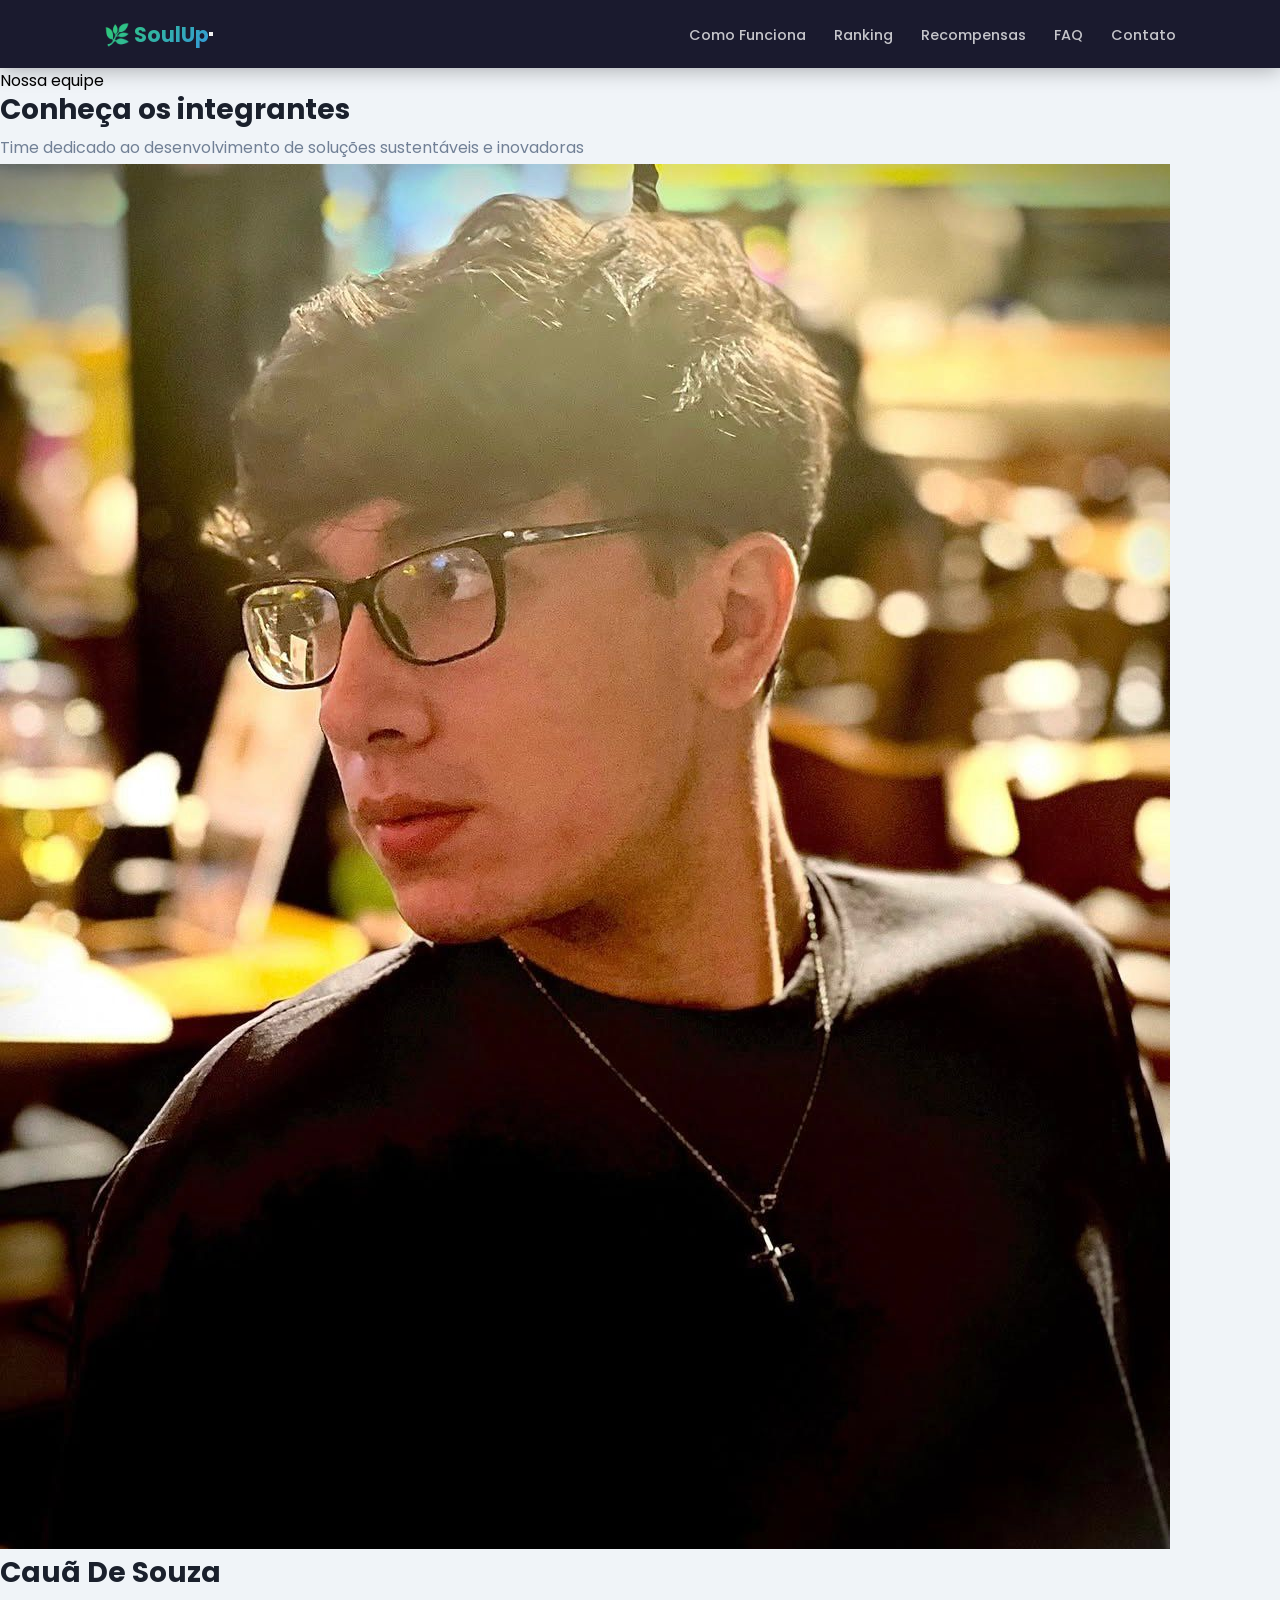
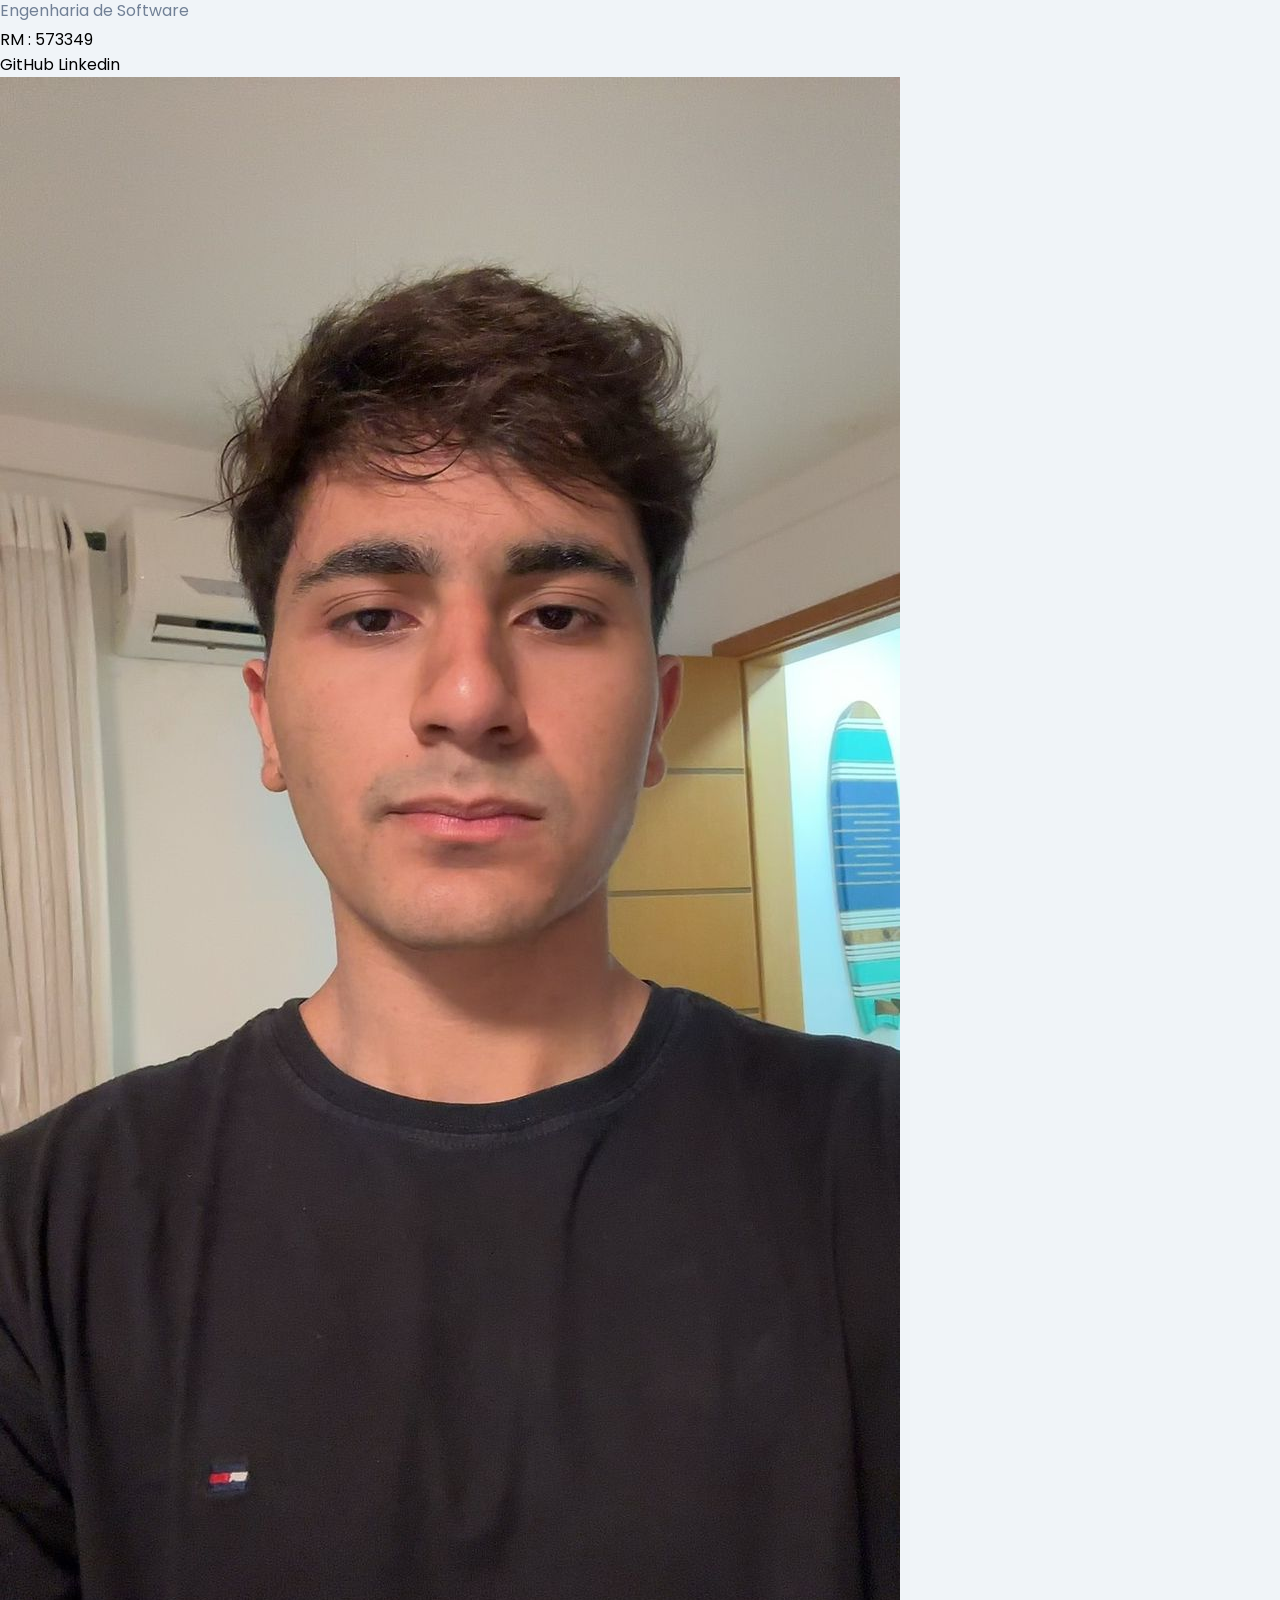
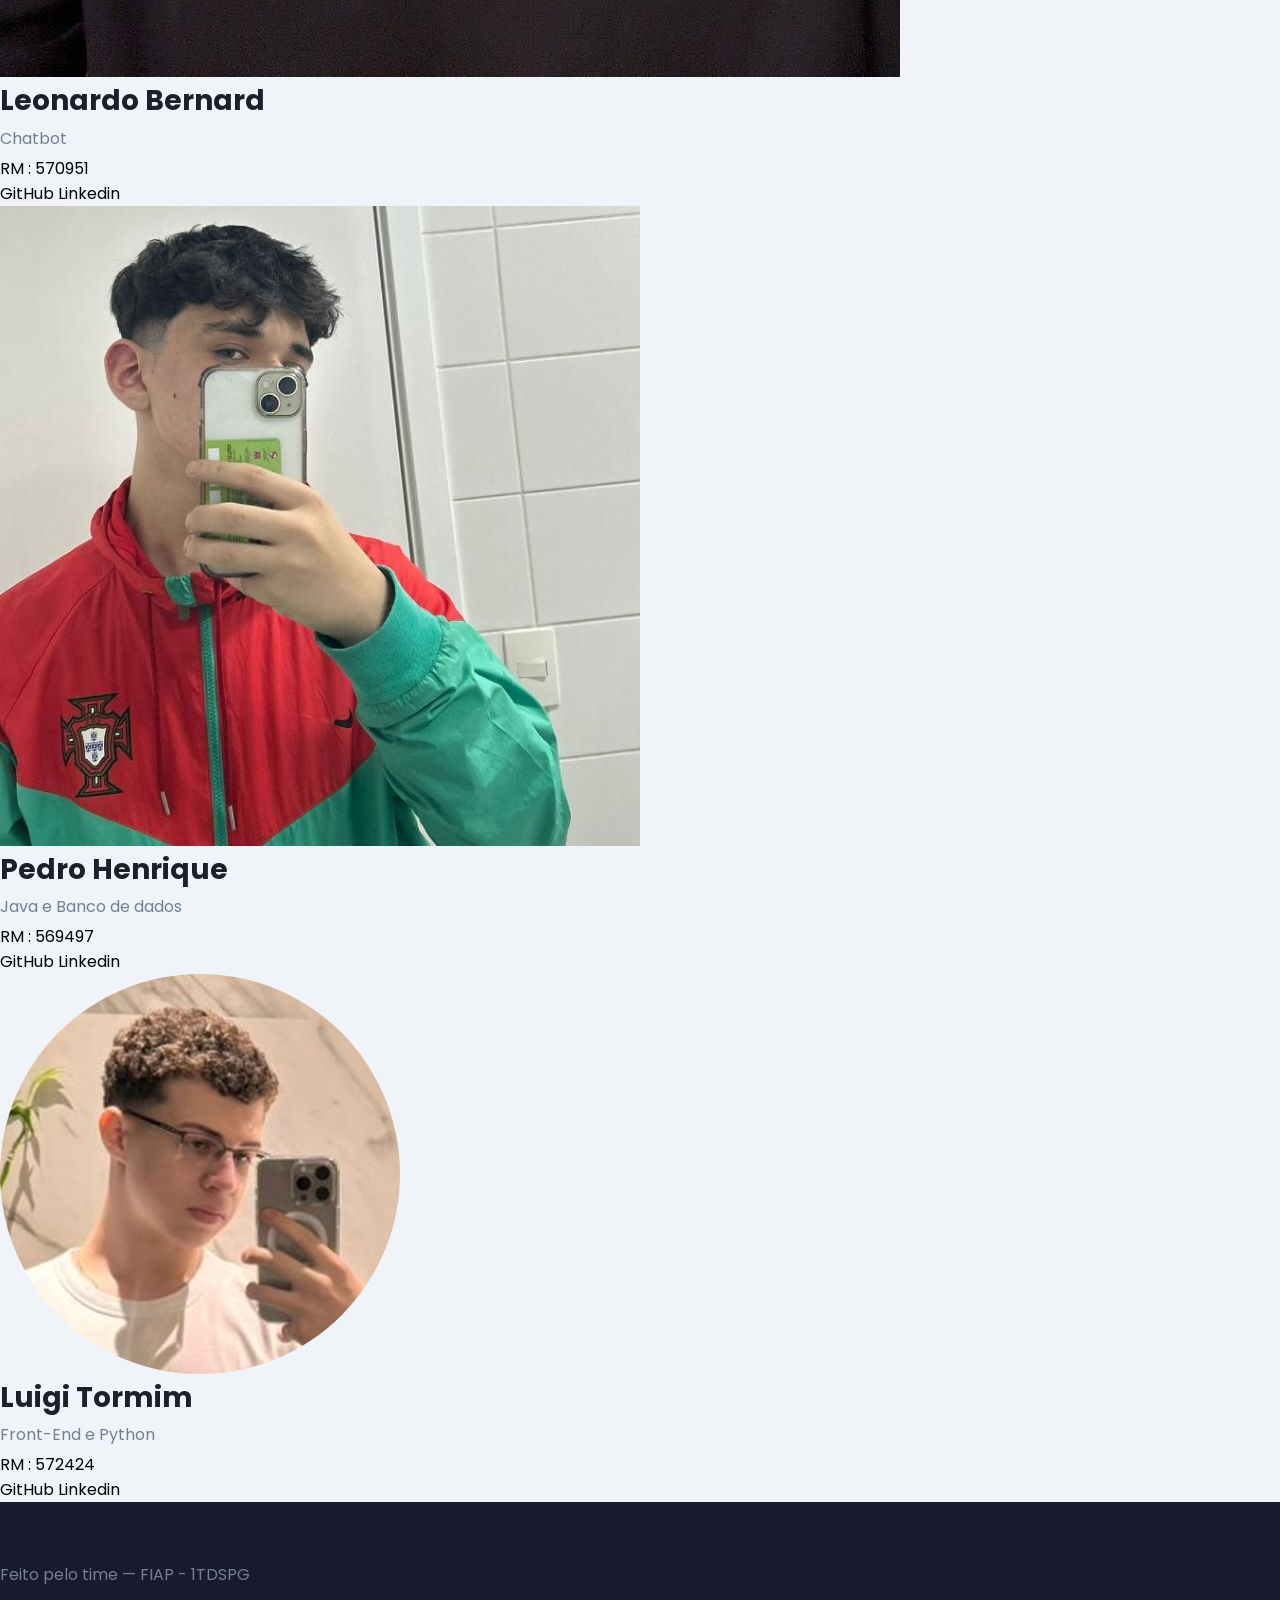
<file: html/integrantes.html>
<!DOCTYPE html>
<html lang="pt-br">
<head>
  <meta charset="UTF-8">
  <meta name="viewport" content="width=device-width, initial-scale=1.0">
  <link rel="stylesheet" href="../css/main.css">
  <link href="https://fonts.googleapis.com/css2?family=Poppins:wght@400;500;600;700&display=swap" rel="stylesheet"/>
  <title>Integrantes challenge</title>
</head>
<body>
  <nav class="navbar">
    <div class="nav-container">
      <a class="nav-logo" href="../index.html">🌿 SoulUp</a>
    <button class="nav-botao" aria-label="Abrir menu"></button>
      <ul class="nav-links">
      <li><a href="../index.html#como-funciona">Como Funciona</a></li>
      <li><a href="./ranking.html">Ranking</a></li>
      <li><a href="../index.html#recompensas">Recompensas</a></li>
      <li><a href="./faq.html">FAQ</a></li>
      <li><a href="contato.html">Contato</a></li>
    </ul>
    <a href="./dashboard.html"></a>
    </div>
  </nav>
<header>
  <div class="centralizar">
  <span class="equipe">Nossa equipe</span>
  <h2>Conheça os <span class="gradiente-efeito">integrantes</span></h2>
  <p>Time dedicado ao desenvolvimento de soluções sustentáveis e inovadoras</p>
  </div>
</header>
<section class="card-grid">
<div class="card">
  <div class="card-efeito"></div>
  <img class="foto-gurizada"  src="../img/caua2.jpeg" alt="Foto do Cauã">
  <h2>Cauã De Souza</h2>
  <p>Engenharia de Software</p>
  <span class="card-rm">RM : 573349</span>
  <div class="redes-sociais">
  <a href="https://github.com/cauadesouzavasconcellos-byte" target="_blank" class="github">GitHub</a>
  <a href="https://www.linkedin.com/in/cau%C3%A3-souza-b92261395?utm_source=share&utm_campaign=share_via&utm_content=profile&utm_medium=ios_app" target="_blank" class="linkedin">Linkedin</a>
  </div>
</div>
<div class="card">
  <div class="card-efeito"></div>
  <img class="foto-gurizada" src="../img/leo.jpg" alt="Foto do Léo">
  <h2>Leonardo Bernard</h2>
  <p>Chatbot</p>
  <span class="card-rm">RM : 570951</span>
  <div class="redes-sociais">
  <a href="https://github.com/bernardleonardo" target="_blank" class="github">GitHub</a>
  <a href="#" target="_blank" class="linkedin">Linkedin</a>
  <a href="#"></a>
  </div>
</div>

<div class="card">
  <div class="card-efeito"></div>
  <img class="foto-gurizada" src="../img/pedro.png" alt="Foto do Pedro">
  <h2>Pedro Henrique</h2>
  <p>Java e Banco de dados</p>
  <span class="card-rm">RM : 569497</span>
  <div class="redes-sociais">
  <a href="https://github.com/Pedro-H-Salvatore" target="_blank" class="github">GitHub</a>
  <a href="https://www.linkedin.com/in/pedro-salvatore-a4a2763b7/" target="_blank" class="linkedin">Linkedin</a>
  </div>
</div>

<div class="card">
  <div class="card-efeito"></div>
  <img class="foto-gurizada" src="../img/luigi_perfil.png" alt="Foto do Luigi">
  <h2>Luigi Tormim</h2>
  <p>Front-End e Python</p>
  <span class="card-rm">RM : 572424</span>
  <div class="redes-sociais">
  <a href="https://github.com/LuigiT2703" target="_blank" class="github">GitHub</a>
  <a href="https://www.linkedin.com/in/luigi-tormim-b64738393?utm_source=share_via&utm_content=profile&utm_medium=member_ios" target="_blank" class="linkedin">Linkedin</a>
  </div>
</div>
</section>
<footer>
  <p>Feito pelo time — FIAP - 1TDSPG</p>
</footer>
</body>
</html>
</file>
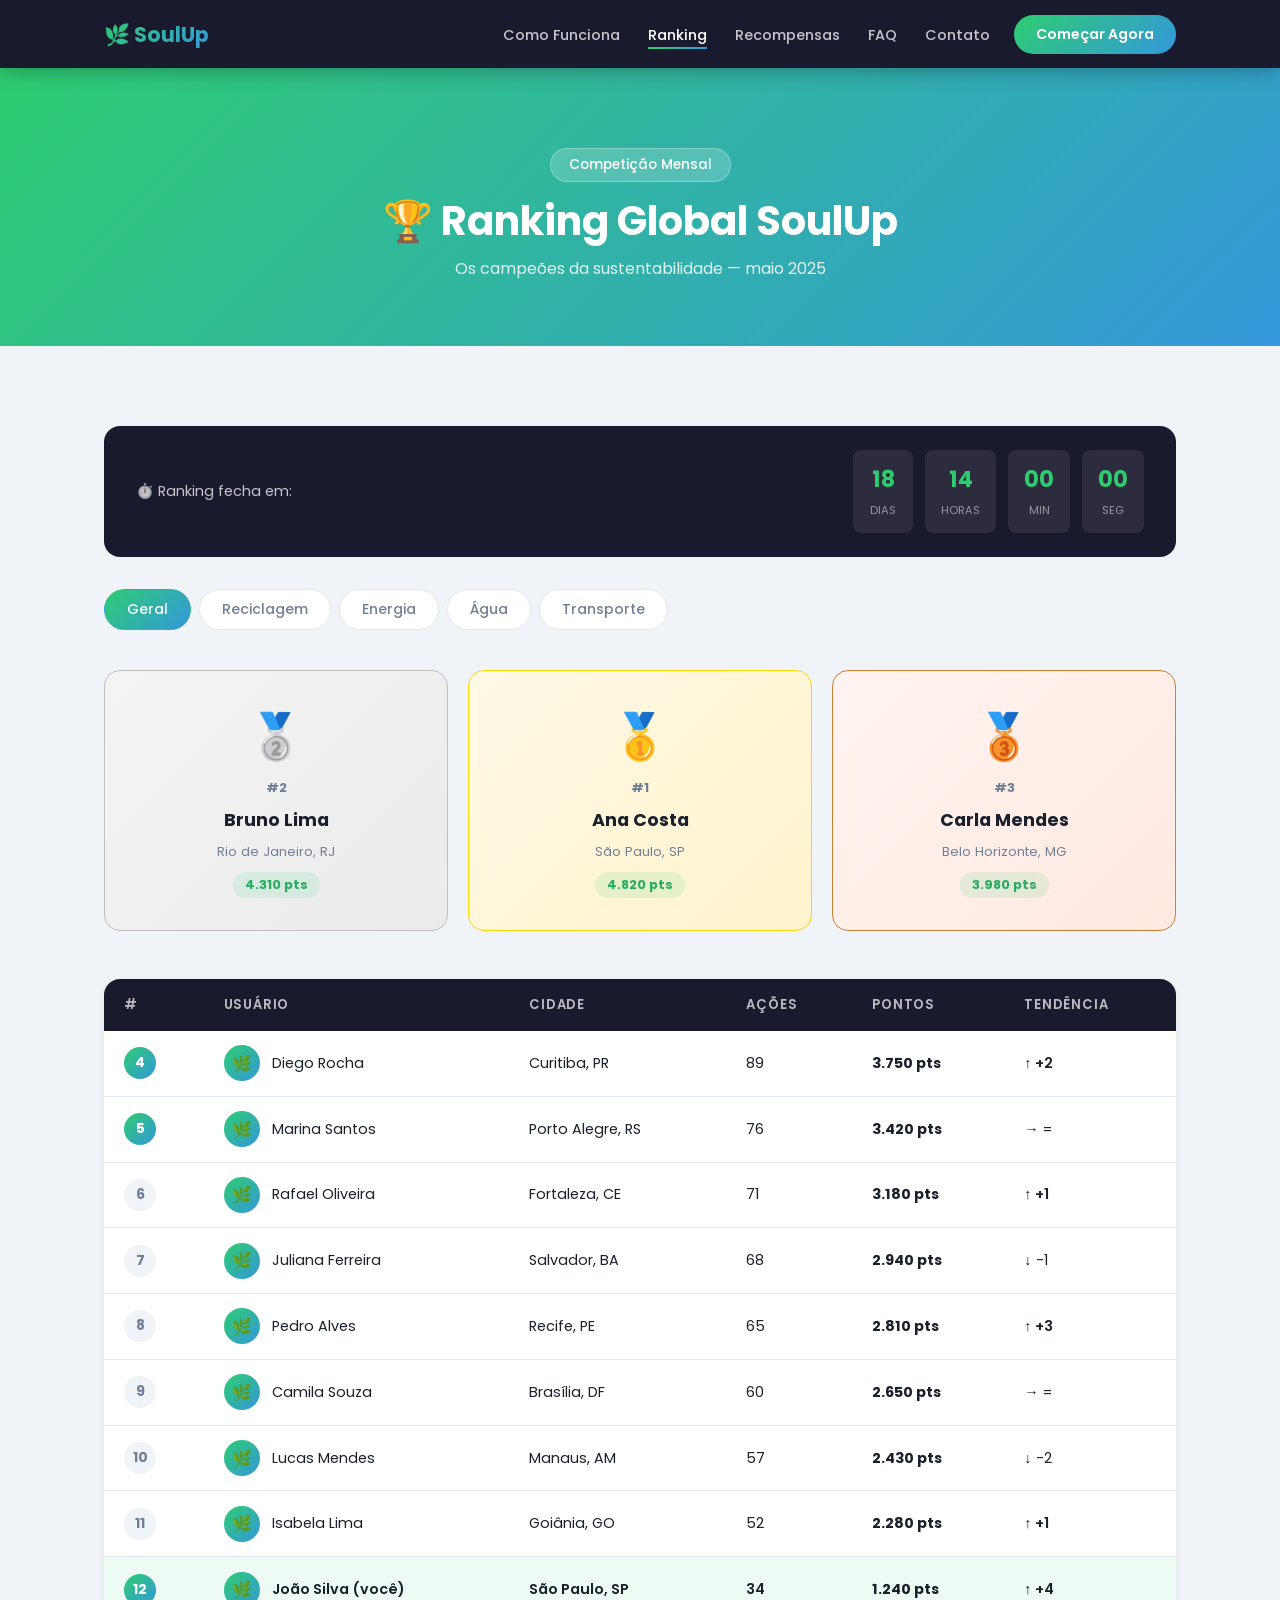
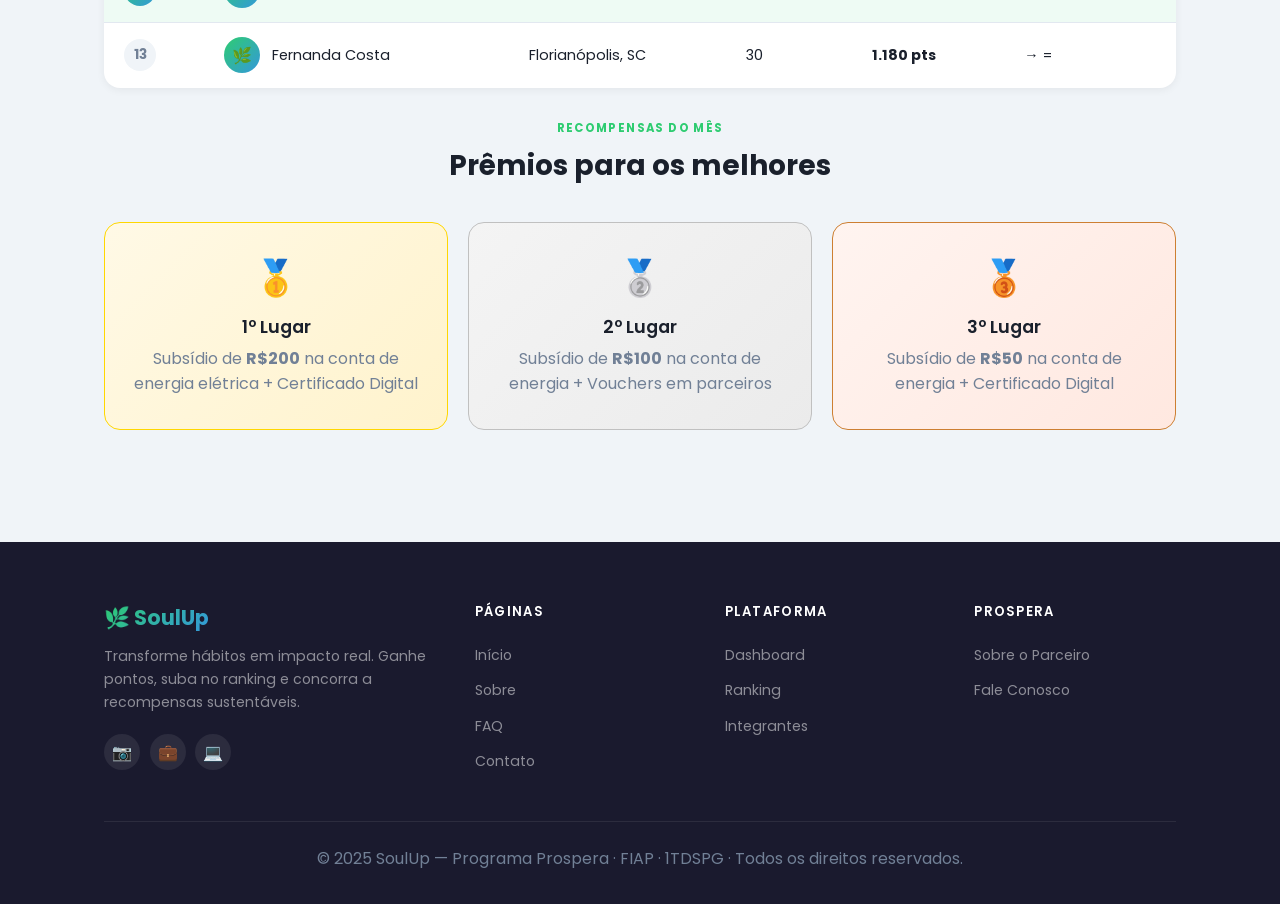
<file: html/ranking.html>
<!DOCTYPE html>
<html lang="pt-br">
<head>
  <meta charset="UTF-8">
  <meta name="viewport" content="width=device-width, initial-scale=1.0">
  <title>Ranking — SoulUp</title>
  <link rel="stylesheet" href="../css/main.css">
  <link rel="stylesheet" href="../css/ranking.css">
  <link href="https://fonts.googleapis.com/css2?family=Poppins:wght@400;500;600;700&display=swap" rel="stylesheet">
</head>
<body>

  <nav class="navbar">
    <div class="nav-container">
      <a class="nav-logo" href="../index.html">🌿 SoulUp</a>
      <button class="nav-toggle" aria-label="Abrir menu">
        <span></span><span></span><span></span>
      </button>
      <ul class="nav-links">
        <li><a href="../index.html#como-funciona">Como Funciona</a></li>
        <li><a href="ranking.html" class="ativo">Ranking</a></li>
        <li><a href="../index.html#recompensas">Recompensas</a></li>
        <li><a href="faq.html">FAQ</a></li>
        <li><a href="contato.html">Contato</a></li>
      </ul>
      <a href="dashboard.html" class="nav-cta">Começar Agora</a>
    </div>
  </nav>

  <header class="ranking-hero">
    <span class="chip">Competição Mensal</span>
    <h1>🏆 Ranking Global SoulUp</h1>
    <p>Os campeões da sustentabilidade — maio 2025</p>
  </header>

  <main class="section">
    <div class="container">

      <!-- Countdown -->
      <div class="countdown-bar fade-in">
        <p>⏱️ Ranking fecha em:</p>
        <div class="countdown-nums">
          <div class="cd-box"><strong id="cd-dias">18</strong><span>Dias</span></div>
          <div class="cd-box"><strong id="cd-horas">14</strong><span>Horas</span></div>
          <div class="cd-box"><strong id="cd-min">32</strong><span>Min</span></div>
          <div class="cd-box"><strong id="cd-seg">00</strong><span>Seg</span></div>
        </div>
      </div>

      <!-- Tabs -->
      <div class="tabs-wrap">
        <button class="tab-btn ativo">Geral</button>
        <button class="tab-btn">Reciclagem</button>
        <button class="tab-btn">Energia</button>
        <button class="tab-btn">Água</button>
        <button class="tab-btn">Transporte</button>
      </div>

      <!-- Pódio -->
      <div class="podium-wrap">
        <div class="podium-box p2 fade-in">
          <div class="podium-medal">🥈</div>
          <span class="podium-pos">#2</span>
          <span class="podium-nome">Bruno Lima</span>
          <span class="podium-cidade">Rio de Janeiro, RJ</span>
          <span class="pts-chip">4.310 pts</span>
        </div>
        <div class="podium-box p1 fade-in">
          <div class="podium-medal">🥇</div>
          <span class="podium-pos">#1</span>
          <span class="podium-nome">Ana Costa</span>
          <span class="podium-cidade">São Paulo, SP</span>
          <span class="pts-chip">4.820 pts</span>
        </div>
        <div class="podium-box p3 fade-in">
          <div class="podium-medal">🥉</div>
          <span class="podium-pos">#3</span>
          <span class="podium-nome">Carla Mendes</span>
          <span class="podium-cidade">Belo Horizonte, MG</span>
          <span class="pts-chip">3.980 pts</span>
        </div>
      </div>

      <!-- Tabela -->
      <table class="ranking-table fade-in">
        <thead>
          <tr>
            <th>#</th>
            <th>Usuário</th>
            <th>Cidade</th>
            <th>Ações</th>
            <th>Pontos</th>
            <th>Tendência</th>
          </tr>
        </thead>
        <tbody>
          <tr><td><span class="pos-num top">4</span></td><td><div class="user-info"><div class="user-avatar">🌿</div>Diego Rocha</div></td><td>Curitiba, PR</td><td>89</td><td><strong>3.750 pts</strong></td><td class="tend-up">↑ +2</td></tr>
          <tr><td><span class="pos-num top">5</span></td><td><div class="user-info"><div class="user-avatar">🌿</div>Marina Santos</div></td><td>Porto Alegre, RS</td><td>76</td><td><strong>3.420 pts</strong></td><td class="tend-eq">→ =</td></tr>
          <tr><td><span class="pos-num">6</span></td><td><div class="user-info"><div class="user-avatar">🌿</div>Rafael Oliveira</div></td><td>Fortaleza, CE</td><td>71</td><td><strong>3.180 pts</strong></td><td class="tend-up">↑ +1</td></tr>
          <tr><td><span class="pos-num">7</span></td><td><div class="user-info"><div class="user-avatar">🌿</div>Juliana Ferreira</div></td><td>Salvador, BA</td><td>68</td><td><strong>2.940 pts</strong></td><td class="tend-down">↓ -1</td></tr>
          <tr><td><span class="pos-num">8</span></td><td><div class="user-info"><div class="user-avatar">🌿</div>Pedro Alves</div></td><td>Recife, PE</td><td>65</td><td><strong>2.810 pts</strong></td><td class="tend-up">↑ +3</td></tr>
          <tr><td><span class="pos-num">9</span></td><td><div class="user-info"><div class="user-avatar">🌿</div>Camila Souza</div></td><td>Brasília, DF</td><td>60</td><td><strong>2.650 pts</strong></td><td class="tend-eq">→ =</td></tr>
          <tr><td><span class="pos-num">10</span></td><td><div class="user-info"><div class="user-avatar">🌿</div>Lucas Mendes</div></td><td>Manaus, AM</td><td>57</td><td><strong>2.430 pts</strong></td><td class="tend-down">↓ -2</td></tr>
          <tr><td><span class="pos-num">11</span></td><td><div class="user-info"><div class="user-avatar">🌿</div>Isabela Lima</div></td><td>Goiânia, GO</td><td>52</td><td><strong>2.280 pts</strong></td><td class="tend-up">↑ +1</td></tr>
          <tr class="minha-linha"><td><span class="pos-num top">12</span></td><td><div class="user-info"><div class="user-avatar">🌿</div>João Silva (você)</div></td><td>São Paulo, SP</td><td>34</td><td><strong>1.240 pts</strong></td><td class="tend-up">↑ +4</td></tr>
          <tr><td><span class="pos-num">13</span></td><td><div class="user-info"><div class="user-avatar">🌿</div>Fernanda Costa</div></td><td>Florianópolis, SC</td><td>30</td><td><strong>1.180 pts</strong></td><td class="tend-eq">→ =</td></tr>
        </tbody>
      </table>

      <!-- Prêmios -->
      <span class="section-label" style="display:block;text-align:center">RECOMPENSAS DO MÊS</span>
      <h2 class="section-title" style="text-align:center">Prêmios para os melhores</h2>
      <div class="prizes-grid">
        <div class="prize-card p1 fade-in">
          <div class="prize-icon">🥇</div>
          <h3>1º Lugar</h3>
          <p>Subsídio de <strong>R$200</strong> na conta de energia elétrica + Certificado Digital</p>
        </div>
        <div class="prize-card p2 fade-in">
          <div class="prize-icon">🥈</div>
          <h3>2º Lugar</h3>
          <p>Subsídio de <strong>R$100</strong> na conta de energia + Vouchers em parceiros</p>
        </div>
        <div class="prize-card p3 fade-in">
          <div class="prize-icon">🥉</div>
          <h3>3º Lugar</h3>
          <p>Subsídio de <strong>R$50</strong> na conta de energia + Certificado Digital</p>
        </div>
      </div>

    </div>
  </main>

  <footer>
    <div class="footer-container">
      <div class="footer-top">
        <div class="footer-brand">
          <span class="footer-logo">🌿 SoulUp</span>
          <p>Transforme hábitos em impacto real. Ganhe pontos, suba no ranking e concorra a recompensas sustentáveis.</p>
          <div class="footer-social">
            <a href="#" aria-label="Instagram">📷</a>
            <a href="#" aria-label="LinkedIn">💼</a>
            <a href="https://github.com/LuigiT2703" target="_blank" aria-label="GitHub">💻</a>
          </div>
        </div>
        <div class="footer-col">
          <h4>Páginas</h4>
          <ul>
            <li><a href="../index.html">Início</a></li>
            <li><a href="sobre.html">Sobre</a></li>
            <li><a href="faq.html">FAQ</a></li>
            <li><a href="contato.html">Contato</a></li>
          </ul>
        </div>
        <div class="footer-col">
          <h4>Plataforma</h4>
          <ul>
            <li><a href="dashboard.html">Dashboard</a></li>
            <li><a href="ranking.html">Ranking</a></li>
            <li><a href="integrantes.html">Integrantes</a></li>
          </ul>
        </div>
        <div class="footer-col">
          <h4>Prospera</h4>
          <ul>
            <li><a href="sobre.html">Sobre o Parceiro</a></li>
            <li><a href="contato.html">Fale Conosco</a></li>
          </ul>
        </div>
      </div>
      <div class="footer-bottom">
        <p>© 2025 SoulUp — Programa Prospera · FIAP · 1TDSPG · Todos os direitos reservados.</p>
      </div>
    </div>
  </footer>

  <script src="../js/main.js"></script>
  <script>
    function atualizarContagem() {
      var fim = new Date();
      fim.setDate(fim.getDate() + 18);
      fim.setHours(fim.getHours() + 14);
      var agora = new Date();
      var diff  = fim - agora;
      if (diff <= 0) return;
      var dias  = Math.floor(diff / 86400000);
      var horas = Math.floor((diff % 86400000) / 3600000);
      var min   = Math.floor((diff % 3600000) / 60000);
      var seg   = Math.floor((diff % 60000) / 1000);
      document.getElementById('cd-dias').textContent  = String(dias).padStart(2,'0');
      document.getElementById('cd-horas').textContent = String(horas).padStart(2,'0');
      document.getElementById('cd-min').textContent   = String(min).padStart(2,'0');
      document.getElementById('cd-seg').textContent   = String(seg).padStart(2,'0');
    }
    atualizarContagem();
    setInterval(atualizarContagem, 1000);
  </script>
</body>
</html>
</file>
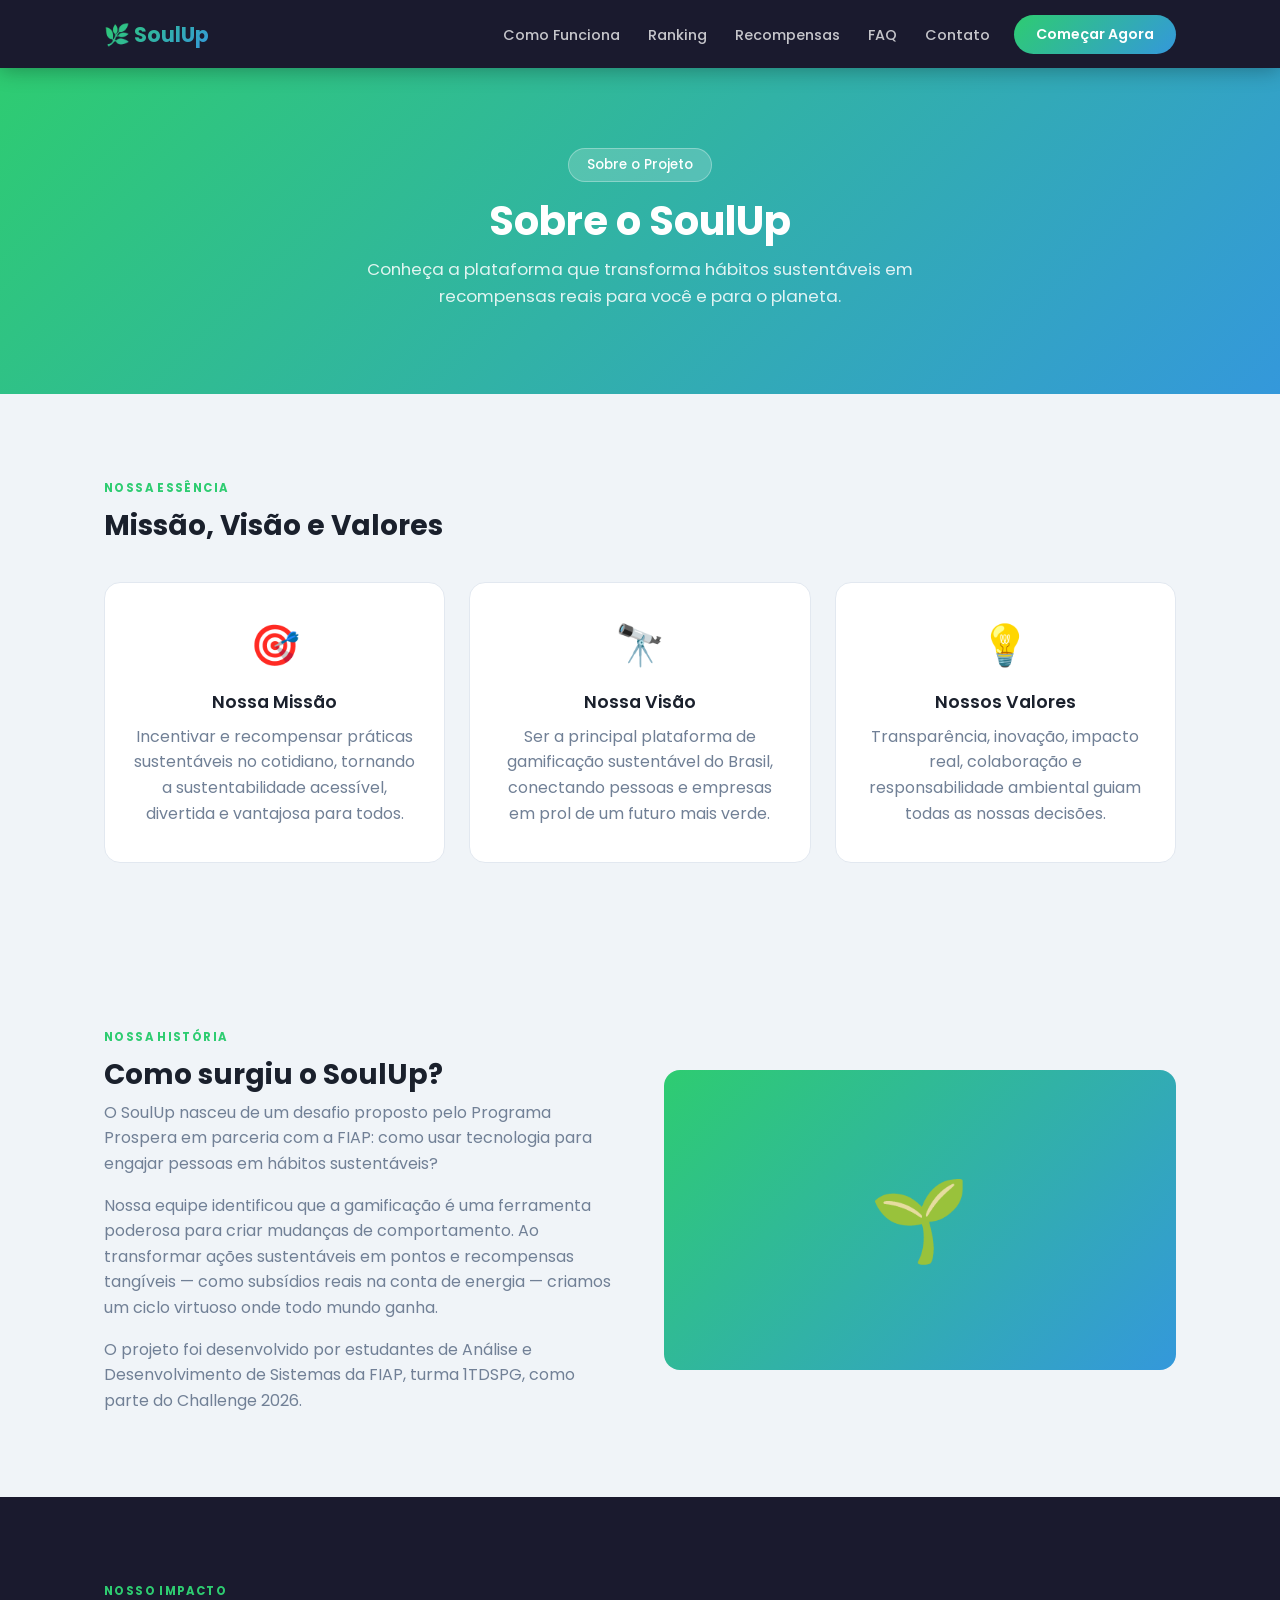
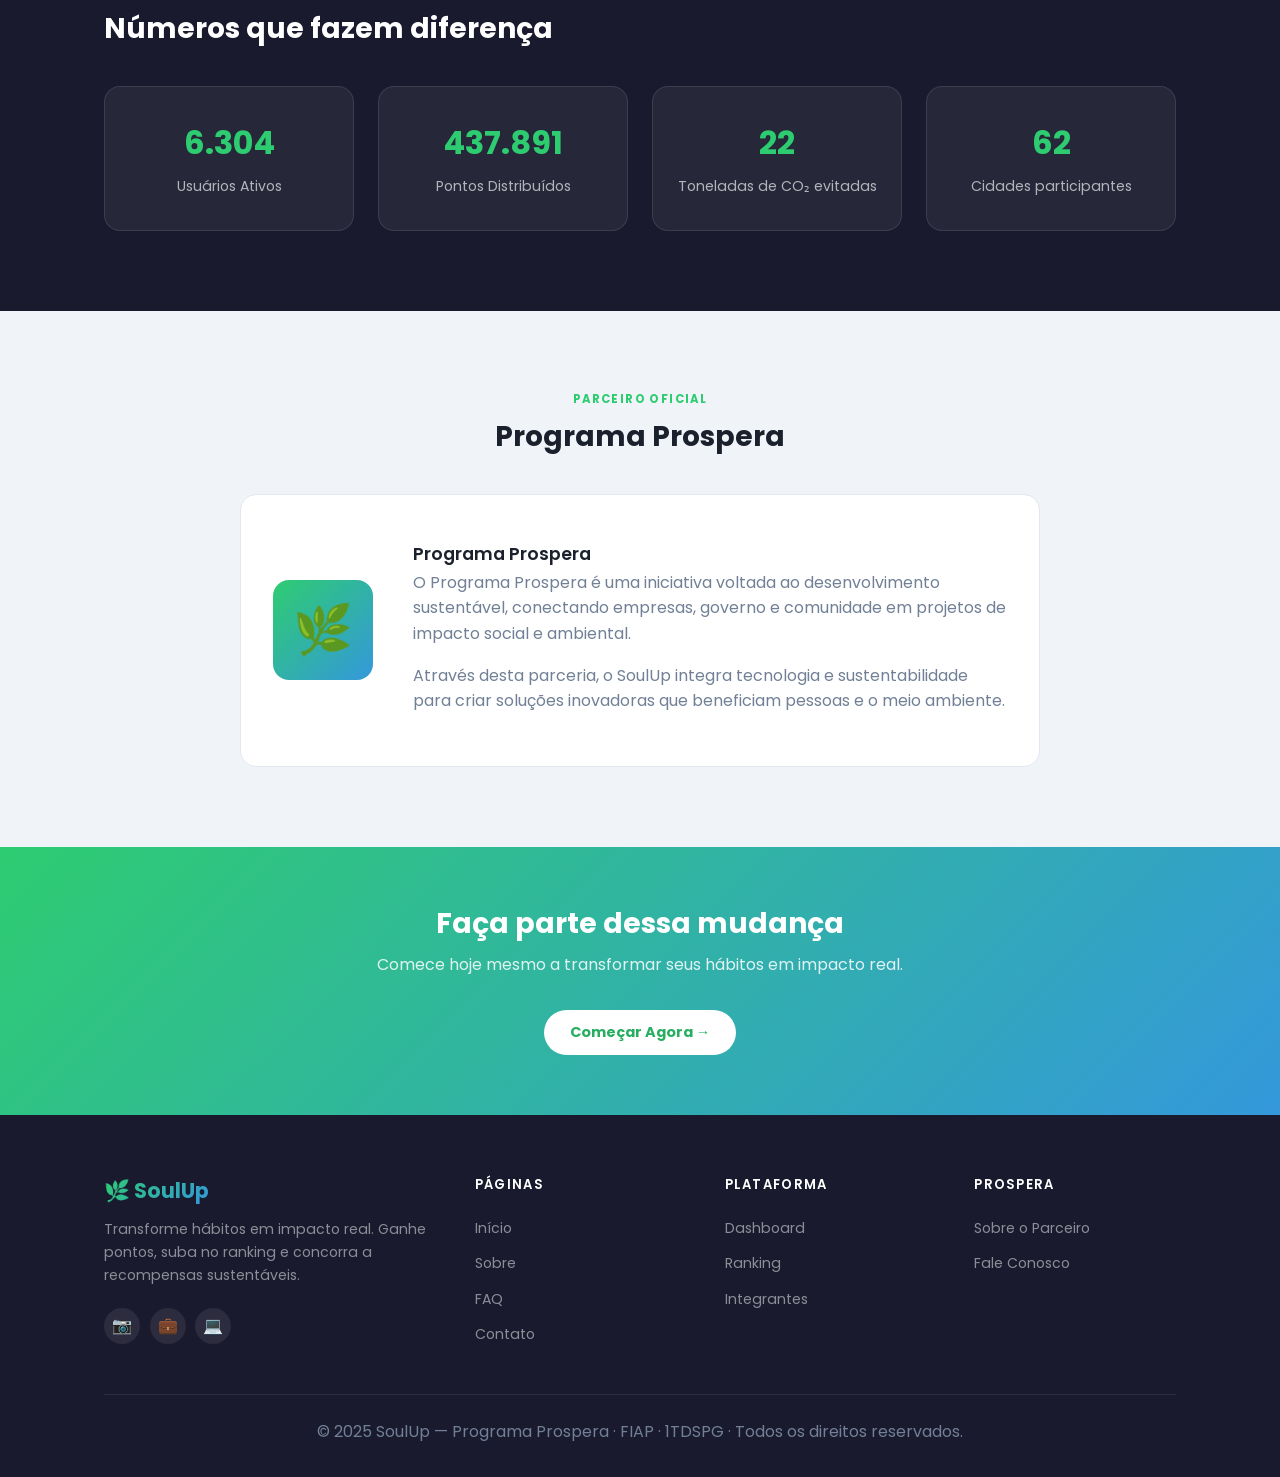
<file: html/sobre.html>
<!DOCTYPE html>
<html lang="pt-br">
<head>
  <meta charset="UTF-8">
  <meta name="viewport" content="width=device-width, initial-scale=1.0">
  <title>Sobre — SoulUp</title>
  <link rel="stylesheet" href="../css/main.css">
  <link rel="stylesheet" href="../css/sobre.css">
  <link href="https://fonts.googleapis.com/css2?family=Poppins:wght@400;500;600;700&display=swap" rel="stylesheet">
</head>
<body>

  <nav class="navbar">
    <div class="nav-container">
      <a class="nav-logo" href="../index.html">🌿 SoulUp</a>
      <button class="nav-toggle" aria-label="Abrir menu">
        <span></span><span></span><span></span>
      </button>
      <ul class="nav-links">
        <li><a href="../index.html#como-funciona">Como Funciona</a></li>
        <li><a href="ranking.html">Ranking</a></li>
        <li><a href="../index.html#recompensas">Recompensas</a></li>
        <li><a href="faq.html">FAQ</a></li>
        <li><a href="contato.html">Contato</a></li>
      </ul>
      <a href="dashboard.html" class="nav-cta">Começar Agora</a>
    </div>
  </nav>

  <header class="sobre-hero">
    <span class="chip">Sobre o Projeto</span>
    <h1>Sobre o SoulUp</h1>
    <p>Conheça a plataforma que transforma hábitos sustentáveis em recompensas reais para você e para o planeta.</p>
  </header>

  <main>

    <!-- MISSÃO, VISÃO, VALORES -->
    <section class="section">
      <div class="container">
        <span class="section-label">NOSSA ESSÊNCIA</span>
        <h2 class="section-title">Missão, Visão e Valores</h2>
        <div class="mvv-grid">
          <article class="mvv-card fade-in">
            <div class="mvv-icon">🎯</div>
            <h3>Nossa Missão</h3>
            <p>Incentivar e recompensar práticas sustentáveis no cotidiano, tornando a sustentabilidade acessível, divertida e vantajosa para todos.</p>
          </article>
          <article class="mvv-card fade-in">
            <div class="mvv-icon">🔭</div>
            <h3>Nossa Visão</h3>
            <p>Ser a principal plataforma de gamificação sustentável do Brasil, conectando pessoas e empresas em prol de um futuro mais verde.</p>
          </article>
          <article class="mvv-card fade-in">
            <div class="mvv-icon">💡</div>
            <h3>Nossos Valores</h3>
            <p>Transparência, inovação, impacto real, colaboração e responsabilidade ambiental guiam todas as nossas decisões.</p>
          </article>
        </div>
      </div>
    </section>

    <!-- HISTÓRIA -->
    <section class="section-grey">
      <div class="container">
        <div class="historia-grid">
          <div class="fade-in">
            <span class="section-label">NOSSA HISTÓRIA</span>
            <h2>Como surgiu o SoulUp?</h2>
            <p style="margin-bottom:1rem">O SoulUp nasceu de um desafio proposto pelo Programa Prospera em parceria com a FIAP: como usar tecnologia para engajar pessoas em hábitos sustentáveis?</p>
            <p style="margin-bottom:1rem">Nossa equipe identificou que a gamificação é uma ferramenta poderosa para criar mudanças de comportamento. Ao transformar ações sustentáveis em pontos e recompensas tangíveis — como subsídios reais na conta de energia — criamos um ciclo virtuoso onde todo mundo ganha.</p>
            <p>O projeto foi desenvolvido por estudantes de Análise e Desenvolvimento de Sistemas da FIAP, turma 1TDSPG, como parte do Challenge 2026.</p>
          </div>
          <div class="historia-img fade-in">🌱</div>
        </div>
      </div>
    </section>

    <!-- IMPACTO -->
    <section class="section-dark">
      <div class="container">
        <span class="section-label">NOSSO IMPACTO</span>
        <h2 class="section-title" style="color:#fff">Números que fazem diferença</h2>
        <div class="impacto-grid">
          <div class="impacto-card fade-in"><strong data-count="12847">0</strong><span>Usuários Ativos</span></div>
          <div class="impacto-card fade-in"><strong data-count="892340">0</strong><span>Pontos Distribuídos</span></div>
          <div class="impacto-card fade-in"><strong data-count="45">0</strong><span>Toneladas de CO₂ evitadas</span></div>
          <div class="impacto-card fade-in"><strong data-count="127">0</strong><span>Cidades participantes</span></div>
        </div>
      </div>
    </section>

    <!-- PARCEIRO -->
    <section class="section">
      <div class="container">
        <span class="section-label" style="display:block;text-align:center">PARCEIRO OFICIAL</span>
        <h2 class="section-title" style="text-align:center">Programa Prospera</h2>
        <div class="parceiro-card fade-in">
          <div class="parceiro-logo">🌿</div>
          <div>
            <h3>Programa Prospera</h3>
            <p style="margin-bottom:1rem">O Programa Prospera é uma iniciativa voltada ao desenvolvimento sustentável, conectando empresas, governo e comunidade em projetos de impacto social e ambiental.</p>
            <p>Através desta parceria, o SoulUp integra tecnologia e sustentabilidade para criar soluções inovadoras que beneficiam pessoas e o meio ambiente.</p>
          </div>
        </div>
      </div>
    </section>

    <!-- CTA -->
    <section style="background:var(--gradient);padding:60px 0;text-align:center">
      <div class="container">
        <h2 style="color:#fff;margin-bottom:.75rem">Faça parte dessa mudança</h2>
        <p style="color:rgba(255,255,255,.85);margin-bottom:2rem">Comece hoje mesmo a transformar seus hábitos em impacto real.</p>
        <a href="dashboard.html" class="btn" style="background:#fff;color:var(--green-d);font-weight:700">Começar Agora →</a>
      </div>
    </section>

  </main>

  <footer>
    <div class="footer-container">
      <div class="footer-top">
        <div class="footer-brand">
          <span class="footer-logo">🌿 SoulUp</span>
          <p>Transforme hábitos em impacto real. Ganhe pontos, suba no ranking e concorra a recompensas sustentáveis.</p>
          <div class="footer-social">
            <a href="#" aria-label="Instagram">📷</a>
            <a href="#" aria-label="LinkedIn">💼</a>
            <a href="https://github.com/LuigiT2703" target="_blank" aria-label="GitHub">💻</a>
          </div>
        </div>
        <div class="footer-col">
          <h4>Páginas</h4>
          <ul>
            <li><a href="../index.html">Início</a></li>
            <li><a href="sobre.html">Sobre</a></li>
            <li><a href="faq.html">FAQ</a></li>
            <li><a href="contato.html">Contato</a></li>
          </ul>
        </div>
        <div class="footer-col">
          <h4>Plataforma</h4>
          <ul>
            <li><a href="dashboard.html">Dashboard</a></li>
            <li><a href="ranking.html">Ranking</a></li>
            <li><a href="integrantes.html">Integrantes</a></li>
          </ul>
        </div>
        <div class="footer-col">
          <h4>Prospera</h4>
          <ul>
            <li><a href="sobre.html">Sobre o Parceiro</a></li>
            <li><a href="contato.html">Fale Conosco</a></li>
          </ul>
        </div>
      </div>
      <div class="footer-bottom">
        <p>© 2025 SoulUp — Programa Prospera · FIAP · 1TDSPG · Todos os direitos reservados.</p>
      </div>
    </div>
  </footer>

  <script src="../js/main.js"></script>
</body>
</html>
</file>
<file: css/main.css>
@import url(global.css);
@import url(footer.css);
@import url(nav.css);
</file>
<file: css/index.css>
/* ── Hero ── */
.hero {
  background: var(--gradient);
  min-height: calc(100vh - var(--nav-h));
  display: flex;
  align-items: center;
  padding: 60px 0;
  overflow: hidden;
}
.hero-inner {
  display: grid;
  grid-template-columns: 1fr 1fr;
  gap: 3rem;
  align-items: center;
}
.hero-label {
  display: inline-block;
  background: rgba(255,255,255,.18);
  border: 1px solid rgba(255,255,255,.3);
  border-radius: var(--radius-full);
  padding: 6px 18px;
  font: 500 .85rem var(--font);
  color: #fff;
  margin-bottom: 1.5rem;
}
.hero h1 { font-size: 3rem; color: #fff; margin-bottom: 1rem; }
.hero h1 span { color: #ffd700; -webkit-text-fill-color: #ffd700; }
.hero-desc { font-size: 1.05rem; color: rgba(255,255,255,.85); margin-bottom: 2rem; max-width: 480px; }
.hero-btns { display: flex; gap: 1rem; flex-wrap: wrap; }

.hero-right { position: relative; height: 360px; }
.action-card {
  position: absolute;
  background: #fff;
  border-radius: var(--radius-md);
  box-shadow: 0 12px 32px rgba(0,0,0,.18);
  padding: 14px 20px;
  display: flex;
  align-items: center;
  gap: 14px;
  min-width: 210px;
}
.action-card:nth-child(1) { top: 5%;  left: 5%;  animation: flutuar 3s ease-in-out infinite; }
.action-card:nth-child(2) { top: 38%; right: 0;  animation: flutuar 3s ease-in-out infinite .8s; }
.action-card:nth-child(3) { bottom: 8%; left: 10%; animation: flutuar 3s ease-in-out infinite 1.5s; }

@keyframes flutuar {
  0%, 100% { transform: translateY(0); }
  50%       { transform: translateY(-10px); }
}

.action-icon {
  width: 44px; height: 44px;
  border-radius: 50%;
  background: var(--gradient);
  display: flex; align-items: center; justify-content: center;
  font-size: 1.3rem;
  flex-shrink: 0;
}
.action-card small    { display: block; font-size: .75rem; color: var(--muted); }
.action-card strong   { font: 700 1rem var(--font); color: var(--green-d); }

/* ── Stats ── */
.stats-wrap {
  background: var(--surface);
  border-radius: var(--radius-md);
  box-shadow: var(--shadow-md);
  display: grid;
  grid-template-columns: repeat(4,1fr);
  gap: 0;
  margin: -40px 0 0;
  position: relative;
  z-index: 10;
}
.stat-item {
  padding: 28px 20px;
  text-align: center;
  border-right: 1px solid var(--border);
}
.stat-item:last-child { border-right: none; }
.stat-item strong { display: block; font: 700 1.7rem var(--font); color: var(--green); margin-bottom: .25rem; }
.stat-item span   { font-size: .85rem; color: var(--muted); }

/* ── Steps ── */
.steps-grid {
  display: grid;
  grid-template-columns: repeat(3,1fr);
  gap: 1.5rem;
  margin-bottom: 1.5rem;
}
.step-card {
  background: var(--surface);
  border: 1px solid var(--border);
  border-radius: var(--radius-md);
  padding: 2rem 1.5rem;
  position: relative;
}
.step-num {
  position: absolute;
  top: -14px; left: 1.5rem;
  width: 30px; height: 30px;
  background: var(--gradient);
  border-radius: 50%;
  display: flex; align-items: center; justify-content: center;
  font: 700 .85rem var(--font);
  color: #fff;
}
.step-card .icon-box { margin: .5rem 0 1rem; }
.step-card h3 { margin-bottom: .4rem; }
.steps-note { text-align: center; color: var(--muted); font-style: italic; }

/* ── Categories ── */
.cat-grid {
  display: grid;
  grid-template-columns: repeat(3,1fr);
  gap: 1.25rem;
}
.cat-card {
  background: var(--surface);
  border: 1px solid var(--border);
  border-radius: var(--radius-md);
  padding: 1.5rem;
  display: flex;
  flex-direction: column;
  gap: .6rem;
  transition: transform var(--transition), box-shadow var(--transition);
}
.cat-card:hover { transform: translateY(-4px); box-shadow: var(--shadow-md); }
.cat-card h3 { margin: 0; }
.cat-card p  { font-size: .88rem; margin: 0; }

/* ── Rewards ── */
.rewards-grid {
  display: grid;
  grid-template-columns: 1fr 1fr;
  gap: 1.5rem;
  align-items: start;
}
.reward-main {
  background: var(--gradient);
  border-radius: var(--radius-md);
  padding: 2.5rem 2rem;
  color: #fff;
}
.reward-main .r-icon { font-size: 2.5rem; margin-bottom: 1rem; }
.reward-main h3 { color: #fff; font-size: 1.3rem; margin-bottom: .5rem; }
.reward-main p  { color: rgba(255,255,255,.85); margin-bottom: 1.5rem; }
.rewards-side { display: flex; flex-direction: column; gap: 1rem; }
.reward-small {
  background: var(--surface);
  border: 1px solid var(--border);
  border-radius: var(--radius-md);
  padding: 1.25rem 1.5rem;
  display: flex;
  flex-direction: column;
  gap: .25rem;
}
.reward-small strong { font: 600 1rem var(--font); color: var(--text); }
.reward-small span   { font-size: .88rem; color: var(--muted); }

/* ── Top do mês ── */
.podium-grid {
  display: grid;
  grid-template-columns: repeat(3,1fr);
  gap: 1.25rem;
}
.podium-card {
  background: rgba(255,255,255,.06);
  border: 1px solid rgba(255,255,255,.1);
  border-radius: var(--radius-md);
  padding: 2rem 1.5rem;
  text-align: center;
  display: flex;
  flex-direction: column;
  align-items: center;
  gap: .6rem;
  transition: transform var(--transition);
}
.podium-card:hover { transform: translateY(-4px); }
.podium-1st { background: rgba(255,215,0,.08); border-color: rgba(255,215,0,.2); }
.crown { font-size: 2.2rem; }
.crown.ouro   { filter: hue-rotate(0deg); }
.crown.prata  { filter: hue-rotate(190deg); }
.crown.bronze { filter: hue-rotate(140deg) brightness(.8); }
.podium-pos   { font: 700 .82rem var(--font); color: var(--green); }
.podium-card strong { font: 700 1.1rem var(--font); color: #fff; }
.podium-card small  { font-size: .82rem; color: rgba(255,255,255,.55); }

/* ── CTA final ── */
.cta-final {
  background: var(--gradient);
  padding: 80px 0;
  text-align: center;
}
.cta-final h2 { color: #fff; font-size: 2.2rem; margin-bottom: .75rem; }
.cta-final p  { color: rgba(255,255,255,.85); margin-bottom: 2rem; font-size: 1.05rem; }
.btn-white { background: #fff; color: var(--green-d); font-weight: 700; }
.btn-white:hover { transform: translateY(-2px); box-shadow: 0 8px 20px rgba(0,0,0,.2); }

/* ── Responsive ── */
@media (max-width: 900px) {
  .hero-inner   { grid-template-columns: 1fr; }
  .hero-right   { display: none; }
  .stats-wrap   { grid-template-columns: repeat(2,1fr); }
  .steps-grid   { grid-template-columns: 1fr; }
  .cat-grid     { grid-template-columns: repeat(2,1fr); }
  .rewards-grid { grid-template-columns: 1fr; }
  .podium-grid  { grid-template-columns: 1fr; }
}
@media (max-width: 480px) {
  .hero h1    { font-size: 2rem; }
  .cat-grid   { grid-template-columns: 1fr; }
  .stats-wrap { grid-template-columns: 1fr 1fr; }
}
</file>
<file: css/contato.css>
.contato-hero {
  background: var(--gradient);
  padding: 80px 24px;
  text-align: center;
}
.contato-hero h1 { color: #fff; font-size: 2.5rem; }
.contato-hero p  { color: rgba(255,255,255,.85); margin-top: .5rem; }

/* ── Grid ── */
.contato-grid {
  display: grid;
  grid-template-columns: 1.2fr 1fr;
  gap: 3rem;
  align-items: start;
}

/* ── Formulário ── */
.form-card {
  background: var(--surface);
  border: 1px solid var(--border);
  border-radius: var(--radius-md);
  padding: 2.5rem;
  box-shadow: var(--shadow-sm);
}
.form-card h2 { margin-bottom: 1.5rem; }

.form-grupo {
  display: flex;
  flex-direction: column;
  gap: .5rem;
  margin-bottom: 1.25rem;
}
.form-grupo label {
  font: 600 .88rem var(--font);
  color: var(--text);
}
.form-grupo input,
.form-grupo select,
.form-grupo textarea {
  padding: 12px 16px;
  border: 1.5px solid var(--border);
  border-radius: var(--radius-sm);
  font: 400 .95rem var(--font);
  color: var(--text);
  background: var(--surface);
  transition: border-color var(--transition);
  outline: none;
  width: 100%;
}
.form-grupo input:focus,
.form-grupo select:focus,
.form-grupo textarea:focus { border-color: var(--green); }
.form-grupo textarea { resize: vertical; min-height: 140px; }

.form-aviso { font-size: .88rem; min-height: 1.2rem; margin-bottom: .5rem; }

/* ── Informações ── */
.info-card {
  display: flex;
  flex-direction: column;
  gap: 1.25rem;
}
.info-item {
  background: var(--surface);
  border: 1px solid var(--border);
  border-radius: var(--radius-md);
  padding: 1.5rem;
  display: flex;
  align-items: flex-start;
  gap: 1rem;
}
.info-icon {
  width: 44px; height: 44px;
  border-radius: var(--radius-sm);
  background: var(--gradient);
  display: flex; align-items: center; justify-content: center;
  font-size: 1.2rem;
  flex-shrink: 0;
}
.info-item strong { display: block; font: 600 .95rem var(--font); color: var(--text); margin-bottom: .25rem; }
.info-item span   { font-size: .88rem; color: var(--muted); }

.social-links { display: flex; gap: .75rem; flex-wrap: wrap; }
.social-link {
  display: inline-flex;
  align-items: center;
  gap: .5rem;
  padding: 8px 16px;
  border-radius: var(--radius-full);
  border: 1.5px solid var(--border);
  font: 500 .85rem var(--font);
  color: var(--text);
  transition: all var(--transition);
}
.social-link:hover { background: var(--green); color: #fff; border-color: var(--green); }

@media (max-width: 768px) {
  .contato-grid { grid-template-columns: 1fr; }
}
</file>
<file: css/dashboard.css>
body { background: var(--bg); }

/* ── Layout ── */
.dash-layout {
  display: grid;
  grid-template-columns: 260px 1fr;
  min-height: calc(100vh - var(--nav-h));
}

/* ── Sidebar ── */
.sidebar {
  background: var(--dark);
  padding: 2rem 1.5rem;
  display: flex;
  flex-direction: column;
  gap: 2rem;
}
.sidebar-perfil { text-align: center; }
.avatar {
  width: 72px; height: 72px;
  border-radius: 50%;
  background: var(--gradient);
  display: flex; align-items: center; justify-content: center;
  font-size: 1.8rem;
  margin: 0 auto 1rem;
  border: 3px solid rgba(255,255,255,.2);
}
.sidebar-perfil strong { display: block; color: #fff; font: 600 1rem var(--font); }
.sidebar-perfil small  { color: rgba(255,255,255,.5); font-size: .8rem; }
.nivel-badge {
  display: inline-block;
  background: var(--gradient);
  color: #fff;
  font: 600 .72rem var(--font);
  padding: 4px 12px;
  border-radius: var(--radius-full);
  margin-top: .5rem;
}
.pontos-total {
  background: rgba(255,255,255,.06);
  border-radius: var(--radius-sm);
  padding: 1rem;
  text-align: center;
  margin-top: 1rem;
}
.pontos-total span   { display: block; font-size: .78rem; color: rgba(255,255,255,.5); margin-bottom: .25rem; }
.pontos-total strong { font: 700 1.8rem var(--font); color: var(--green); }

.sidebar-nav { display: flex; flex-direction: column; gap: .25rem; }
.sidebar-nav a {
  display: flex; align-items: center; gap: .75rem;
  padding: .75rem 1rem;
  border-radius: var(--radius-sm);
  font: 500 .9rem var(--font);
  color: rgba(255,255,255,.65);
  transition: all var(--transition);
}
.sidebar-nav a:hover,
.sidebar-nav a.ativo { background: rgba(255,255,255,.08); color: #fff; }
.sidebar-nav a.ativo { background: rgba(46,204,113,.15); color: var(--green); }

/* ── Main ── */
.dash-main { padding: 2rem 2.5rem; overflow-y: auto; }

.dash-welcome {
  background: var(--gradient);
  border-radius: var(--radius-md);
  padding: 1.5rem 2rem;
  color: #fff;
  margin-bottom: 2rem;
  display: flex;
  justify-content: space-between;
  align-items: center;
}
.dash-welcome h2 { color: #fff; font-size: 1.3rem; margin: 0; }
.dash-welcome p  { color: rgba(255,255,255,.85); font-size: .9rem; margin: .25rem 0 0; }
.dash-welcome .pos-badge {
  background: rgba(255,255,255,.2);
  border-radius: var(--radius-full);
  padding: 8px 18px;
  font: 700 .9rem var(--font);
  color: #fff;
  white-space: nowrap;
}

/* ── Stats ── */
.dash-stats {
  display: grid;
  grid-template-columns: repeat(4,1fr);
  gap: 1rem;
  margin-bottom: 2rem;
}
.dash-stat {
  background: var(--surface);
  border: 1px solid var(--border);
  border-radius: var(--radius-md);
  padding: 1.25rem 1.5rem;
}
.dash-stat .stat-icon { font-size: 1.5rem; margin-bottom: .5rem; }
.dash-stat strong { display: block; font: 700 1.6rem var(--font); color: var(--green); }
.dash-stat span   { font-size: .82rem; color: var(--muted); }

/* ── Cards ── */
.dash-row {
  display: grid;
  grid-template-columns: 1fr 1fr;
  gap: 1.5rem;
  margin-bottom: 2rem;
}
.dash-card {
  background: var(--surface);
  border: 1px solid var(--border);
  border-radius: var(--radius-md);
  padding: 1.5rem;
}
.dash-card h3 { margin-bottom: 1.25rem; font-size: 1rem; }

/* ── Level bar ── */
.level-info { display: flex; justify-content: space-between; margin-bottom: .6rem; font-size: .85rem; }
.level-bar  { height: 10px; background: var(--border); border-radius: var(--radius-full); overflow: hidden; margin-bottom: .5rem; }
.level-fill { height: 100%; background: var(--gradient); border-radius: var(--radius-full); width: 62%; transition: width 1s ease; }
.level-pts  { font-size: .8rem; color: var(--muted); text-align: right; }

/* ── Ações rápidas ── */
.acoes-grid {
  display: grid;
  grid-template-columns: repeat(3,1fr);
  gap: .75rem;
}
.acao-btn {
  border: 1.5px solid var(--border);
  border-radius: var(--radius-sm);
  background: var(--surface);
  padding: .85rem .5rem;
  font: 500 .78rem var(--font);
  color: var(--text);
  cursor: pointer;
  transition: all var(--transition);
  text-align: center;
  display: flex;
  flex-direction: column;
  align-items: center;
  gap: .35rem;
}
.acao-btn .a-icon { font-size: 1.4rem; }
.acao-btn .a-pts  { font: 700 .78rem var(--font); color: var(--green); }
.acao-btn:hover   { border-color: var(--green); background: rgba(46,204,113,.06); }

/* ── Feed ── */
.feed-lista { display: flex; flex-direction: column; gap: .75rem; }
.feed-item {
  display: flex; align-items: center; gap: .75rem;
  padding: .75rem 0;
  border-bottom: 1px solid var(--border);
}
.feed-item:last-child { border-bottom: none; }
.feed-icon   { font-size: 1.3rem; }
.feed-item .f-desc { flex: 1; font-size: .88rem; color: var(--text); }
.feed-item .f-time { font-size: .78rem; color: var(--muted); }
.feed-item .f-pts  { font: 700 .85rem var(--font); color: var(--green); }

/* ── Badges ── */
.badges-grid {
  display: grid;
  grid-template-columns: repeat(4,1fr);
  gap: 1rem;
}
.badge-item {
  border-radius: var(--radius-sm);
  padding: 1rem .75rem;
  text-align: center;
  border: 1.5px solid var(--border);
  font-size: .78rem;
  color: var(--muted);
}
.badge-item .b-icon { font-size: 1.8rem; margin-bottom: .4rem; display: block; }
.badge-item.desbloqueado {
  border-color: var(--green);
  color: var(--text);
  background: rgba(46,204,113,.06);
}

.dash-total-pts { color: var(--green); }

/* ── Responsive ── */
@media (max-width: 900px) {
  .dash-layout { grid-template-columns: 1fr; }
  .sidebar { flex-direction: row; flex-wrap: wrap; padding: 1rem; gap: 1rem; }
  .sidebar-perfil, .pontos-total { display: none; }
  .sidebar-nav { flex-direction: row; flex-wrap: wrap; gap: .5rem; }
  .sidebar-nav a { padding: .5rem .75rem; }
  .dash-main  { padding: 1.5rem; }
  .dash-stats { grid-template-columns: repeat(2,1fr); }
  .dash-row   { grid-template-columns: 1fr; }
  .acoes-grid { grid-template-columns: repeat(2,1fr); }
  .badges-grid { grid-template-columns: repeat(3,1fr); }
}
@media (max-width: 480px) {
  .dash-welcome { flex-direction: column; gap: 1rem; }
  .dash-stats   { grid-template-columns: 1fr 1fr; }
  .badges-grid  { grid-template-columns: repeat(2,1fr); }
}
</file>
<file: css/faq.css>
.faq-hero {
  background: var(--gradient);
  padding: 80px 24px;
  text-align: center;
}
.faq-hero h1 { color: #fff; font-size: 2.5rem; }
.faq-hero p  { color: rgba(255,255,255,.85); margin-top: .5rem; }

/* ── Busca ── */
.faq-busca {
  max-width: 560px;
  margin: 2rem auto 0;
  position: relative;
}
.faq-busca input {
  width: 100%;
  padding: 14px 20px 14px 48px;
  border-radius: var(--radius-full);
  border: none;
  font: 400 .95rem var(--font);
  outline: none;
  box-shadow: var(--shadow-md);
}
.faq-busca .busca-icon {
  position: absolute;
  left: 16px; top: 50%;
  transform: translateY(-50%);
  font-size: 1.1rem;
  color: var(--muted);
}

/* ── Lista FAQ ── */
.faq-lista {
  max-width: 760px;
  margin: 0 auto;
  display: flex;
  flex-direction: column;
  gap: .75rem;
}
.faq-item {
  background: var(--surface);
  border: 1px solid var(--border);
  border-radius: var(--radius-md);
  overflow: hidden;
}
.faq-pergunta {
  width: 100%;
  background: none;
  border: none;
  padding: 1.25rem 1.5rem;
  display: flex;
  justify-content: space-between;
  align-items: center;
  font: 600 .98rem var(--font);
  color: var(--text);
  cursor: pointer;
  text-align: left;
  gap: 1rem;
  transition: background var(--transition);
}
.faq-pergunta:hover { background: var(--bg); }
.faq-chevron {
  font-size: 1.2rem;
  transition: transform var(--transition);
  flex-shrink: 0;
  color: var(--green);
}
.faq-item.aberto .faq-chevron { transform: rotate(180deg); }

.faq-resposta {
  max-height: 0;
  overflow: hidden;
  transition: max-height .35s ease, padding .35s ease;
  padding: 0 1.5rem;
}
.faq-item.aberto .faq-resposta {
  max-height: 200px;
  padding: 0 1.5rem 1.25rem;
}
.faq-resposta p { font-size: .95rem; line-height: 1.65; }

/* ── CTA FAQ ── */
.faq-cta {
  background: var(--bg);
  border-radius: var(--radius-md);
  padding: 2.5rem;
  text-align: center;
  max-width: 760px;
  margin: 3rem auto 0;
  border: 1px solid var(--border);
}
.faq-cta h3 { margin-bottom: .5rem; }
.faq-cta p  { margin-bottom: 1.5rem; }
</file>
<file: css/ranking.css>
.ranking-hero {
  background: var(--gradient);
  padding: 80px 24px 60px;
  text-align: center;
}
.ranking-hero h1 { color: #fff; font-size: 2.5rem; }
.ranking-hero p  { color: rgba(255,255,255,.85); margin-top: .5rem; }

/* ── Tabs ── */
.tabs-wrap {
  display: flex;
  gap: .5rem;
  margin-bottom: 2.5rem;
  flex-wrap: wrap;
}
.tab-btn {
  padding: 9px 22px;
  border-radius: var(--radius-full);
  border: 1.5px solid var(--border);
  background: var(--surface);
  font: 500 .88rem var(--font);
  color: var(--muted);
  cursor: pointer;
  transition: all var(--transition);
}
.tab-btn.ativo,
.tab-btn:hover {
  background: var(--gradient);
  color: #fff;
  border-color: transparent;
}

/* ── Pódio ── */
.podium-wrap {
  display: grid;
  grid-template-columns: repeat(3,1fr);
  gap: 1.25rem;
  margin-bottom: 3rem;
}
.podium-box {
  border-radius: var(--radius-md);
  padding: 2rem 1.5rem;
  text-align: center;
  display: flex;
  flex-direction: column;
  align-items: center;
  gap: .6rem;
  border: 1px solid var(--border);
  background: var(--surface);
  transition: transform var(--transition);
}
.podium-box:hover { transform: translateY(-4px); }
.podium-box.p1 { background: linear-gradient(135deg,#fff9e6,#fff3cc); border-color: #ffd700; }
.podium-box.p2 { background: linear-gradient(135deg,#f4f4f4,#ebebeb); border-color: #c0c0c0; }
.podium-box.p3 { background: linear-gradient(135deg,#fff4f0,#ffe8e0); border-color: #cd7f32; }
.podium-medal  { font-size: 2.8rem; }
.podium-pos    { font: 700 .8rem var(--font); color: var(--muted); }
.podium-nome   { font: 700 1.1rem var(--font); color: var(--text); }
.podium-cidade { font-size: .82rem; color: var(--muted); }

/* ── Tabela ranking ── */
.ranking-table {
  width: 100%;
  border-collapse: collapse;
  background: var(--surface);
  border-radius: var(--radius-md);
  overflow: hidden;
  box-shadow: var(--shadow-sm);
  margin-bottom: 2rem;
}
.ranking-table thead tr { background: var(--dark); }
.ranking-table th {
  padding: 1rem 1.25rem;
  text-align: left;
  font: 600 .82rem var(--font);
  color: rgba(255,255,255,.7);
  text-transform: uppercase;
  letter-spacing: .06em;
}
.ranking-table td {
  padding: .9rem 1.25rem;
  font-size: .9rem;
  color: var(--text);
  border-bottom: 1px solid var(--border);
}
.ranking-table tr:last-child td { border-bottom: none; }
.ranking-table tbody tr:hover { background: rgba(46,204,113,.04); }
.ranking-table .minha-linha { background: rgba(46,204,113,.08) !important; }
.ranking-table .minha-linha td { font-weight: 600; }

.pos-num {
  display: inline-flex;
  align-items: center;
  justify-content: center;
  width: 32px; height: 32px;
  border-radius: 50%;
  font: 700 .85rem var(--font);
  background: var(--bg);
  color: var(--muted);
}
.pos-num.top { background: var(--gradient); color: #fff; }

.user-info { display: flex; align-items: center; gap: .75rem; }
.user-avatar {
  width: 36px; height: 36px;
  border-radius: 50%;
  background: var(--gradient);
  display: flex; align-items: center; justify-content: center;
  font-size: 1rem;
  flex-shrink: 0;
}
.tend-up   { color: var(--green); font-weight: 600; }
.tend-down { color: #e74c3c; }
.tend-eq   { color: var(--muted); }

/* ── Prêmios ── */
.prizes-grid {
  display: grid;
  grid-template-columns: repeat(3,1fr);
  gap: 1.25rem;
  margin-bottom: 2rem;
}
.prize-card {
  border-radius: var(--radius-md);
  padding: 1.75rem 1.5rem;
  text-align: center;
  border: 1px solid var(--border);
}
.prize-card.p1 { background: linear-gradient(135deg,#fff9e6,#fff3cc); border-color: #ffd700; }
.prize-card.p2 { background: linear-gradient(135deg,#f4f4f4,#ebebeb); border-color: #c0c0c0; }
.prize-card.p3 { background: linear-gradient(135deg,#fff4f0,#ffe8e0); border-color: #cd7f32; }
.prize-card .prize-icon { font-size: 2.2rem; margin-bottom: .75rem; }
.prize-card h3 { margin-bottom: .4rem; }

/* ── Countdown ── */
.countdown-bar {
  background: var(--dark);
  border-radius: var(--radius-md);
  padding: 1.5rem 2rem;
  display: flex;
  align-items: center;
  justify-content: space-between;
  margin-bottom: 2rem;
  gap: 1rem;
  flex-wrap: wrap;
}
.countdown-bar p { color: rgba(255,255,255,.75); font-size: .9rem; margin: 0; }
.countdown-nums  { display: flex; gap: .75rem; }
.cd-box {
  background: rgba(255,255,255,.08);
  border-radius: var(--radius-sm);
  padding: .75rem 1rem;
  text-align: center;
  min-width: 60px;
}
.cd-box strong { display: block; font: 700 1.4rem var(--font); color: var(--green); }
.cd-box span   { font-size: .7rem; color: rgba(255,255,255,.5); text-transform: uppercase; }

@media (max-width: 768px) {
  .podium-wrap { grid-template-columns: 1fr; }
  .prizes-grid { grid-template-columns: 1fr; }
  .ranking-table td:nth-child(4),
  .ranking-table th:nth-child(4) { display: none; }
}
</file>
<file: css/sobre.css>
.sobre-hero {
  background: var(--gradient);
  padding: 80px 24px;
  text-align: center;
}
.sobre-hero h1 { color: #fff; font-size: 2.5rem; }
.sobre-hero p  { color: rgba(255,255,255,.85); font-size: 1.05rem; margin-top: .5rem; max-width: 560px; margin-inline: auto; }

/* ── MVV ── */
.mvv-grid {
  display: grid;
  grid-template-columns: repeat(3,1fr);
  gap: 1.5rem;
}
.mvv-card {
  background: var(--surface);
  border: 1px solid var(--border);
  border-radius: var(--radius-md);
  padding: 2rem 1.5rem;
  text-align: center;
}
.mvv-card .mvv-icon { font-size: 2.5rem; margin-bottom: 1rem; }
.mvv-card h3 { margin-bottom: .6rem; }

/* ── História ── */
.historia-grid {
  display: grid;
  grid-template-columns: 1fr 1fr;
  gap: 3rem;
  align-items: center;
}
.historia-img {
  background: var(--gradient);
  border-radius: var(--radius-md);
  height: 300px;
  display: flex;
  align-items: center;
  justify-content: center;
  font-size: 5rem;
}

/* ── Impacto ── */
.impacto-grid {
  display: grid;
  grid-template-columns: repeat(4,1fr);
  gap: 1.5rem;
}
.impacto-card {
  background: rgba(255,255,255,.06);
  border: 1px solid rgba(255,255,255,.1);
  border-radius: var(--radius-md);
  padding: 2rem 1rem;
  text-align: center;
}
.impacto-card strong { display: block; font: 700 2rem var(--font); color: var(--green); margin-bottom: .4rem; }
.impacto-card span   { font-size: .88rem; color: rgba(255,255,255,.65); }

/* ── Parceiro ── */
.parceiro-card {
  background: var(--surface);
  border: 1px solid var(--border);
  border-radius: var(--radius-md);
  padding: 3rem 2rem;
  display: flex;
  align-items: center;
  gap: 2.5rem;
  max-width: 800px;
  margin: 0 auto;
}
.parceiro-logo {
  width: 100px; height: 100px;
  border-radius: var(--radius-md);
  background: var(--gradient);
  display: flex; align-items: center; justify-content: center;
  font-size: 3rem;
  flex-shrink: 0;
}

@media (max-width: 768px) {
  .mvv-grid      { grid-template-columns: 1fr; }
  .historia-grid { grid-template-columns: 1fr; }
  .impacto-grid  { grid-template-columns: repeat(2,1fr); }
  .parceiro-card { flex-direction: column; text-align: center; }
}
</file>
